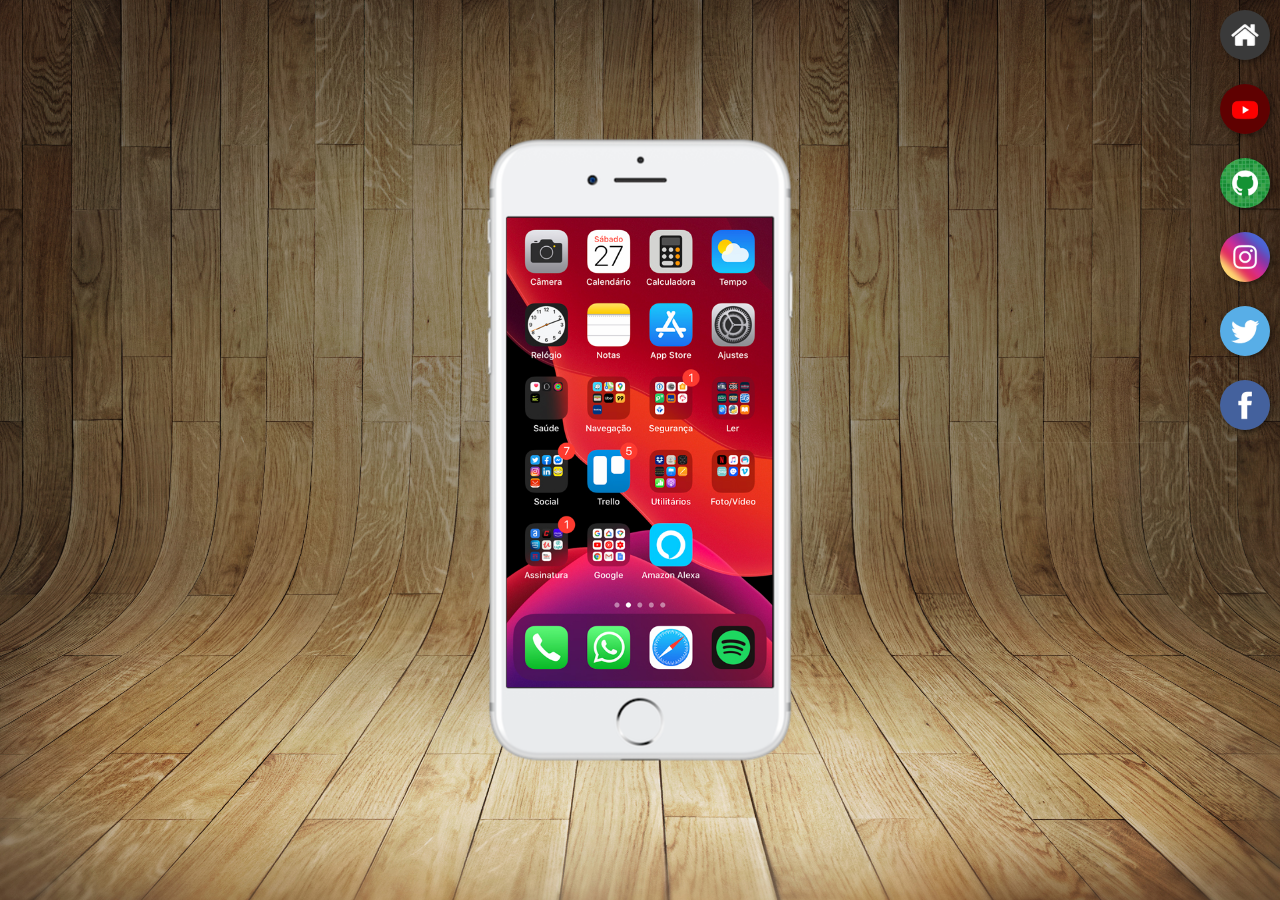
<file: index.html>
<!DOCTYPE html>
<html lang="pt-br">
<head>
    <meta charset="UTF-8">
    <meta name="viewport" content="width=device-width, initial-scale=1.0">
    <link rel="shortcut icon" href="favicon.ico" type="image/x-icon">
    <link rel="stylesheet" href="estilos/style.css">
    <title>Projeto Redes Sociais</title>
</head>
<body>
    <main>
        <section id="telefone">
            <iframe src="home.html" name="tela" id="tela" frameborder="0">
                Seu navegador não é compatível com isso.
            </iframe>
        </section>
        <section id="redes-sociais">
            <a href="home.html" target="tela"><img src="imagens/logo-home.jpg" alt="Home"></a><br>                              
            <a href="youtube.html" target="tela"><img src="imagens/logo-youtube.jpg" alt="Youtube"></a><br>
            <a href="github.html" target="tela"><img src="imagens/logo-github.jpg" alt="GitHub"></a><br>
            <a href="instagram.html" target="tela"><img src="imagens/logo-instagram.jpg" alt="Instagram"></a><br>
            <a href="twitter.html" target="tela"><img src="imagens/logo-twitter.jpg" alt="Twitter"></a><br>
            <a href="facebook.html" target="tela"><img src="imagens/logo-facebook.jpg" alt="Facebook"></a><br>
        </section>
    </main>
</body>
</html>
</file>
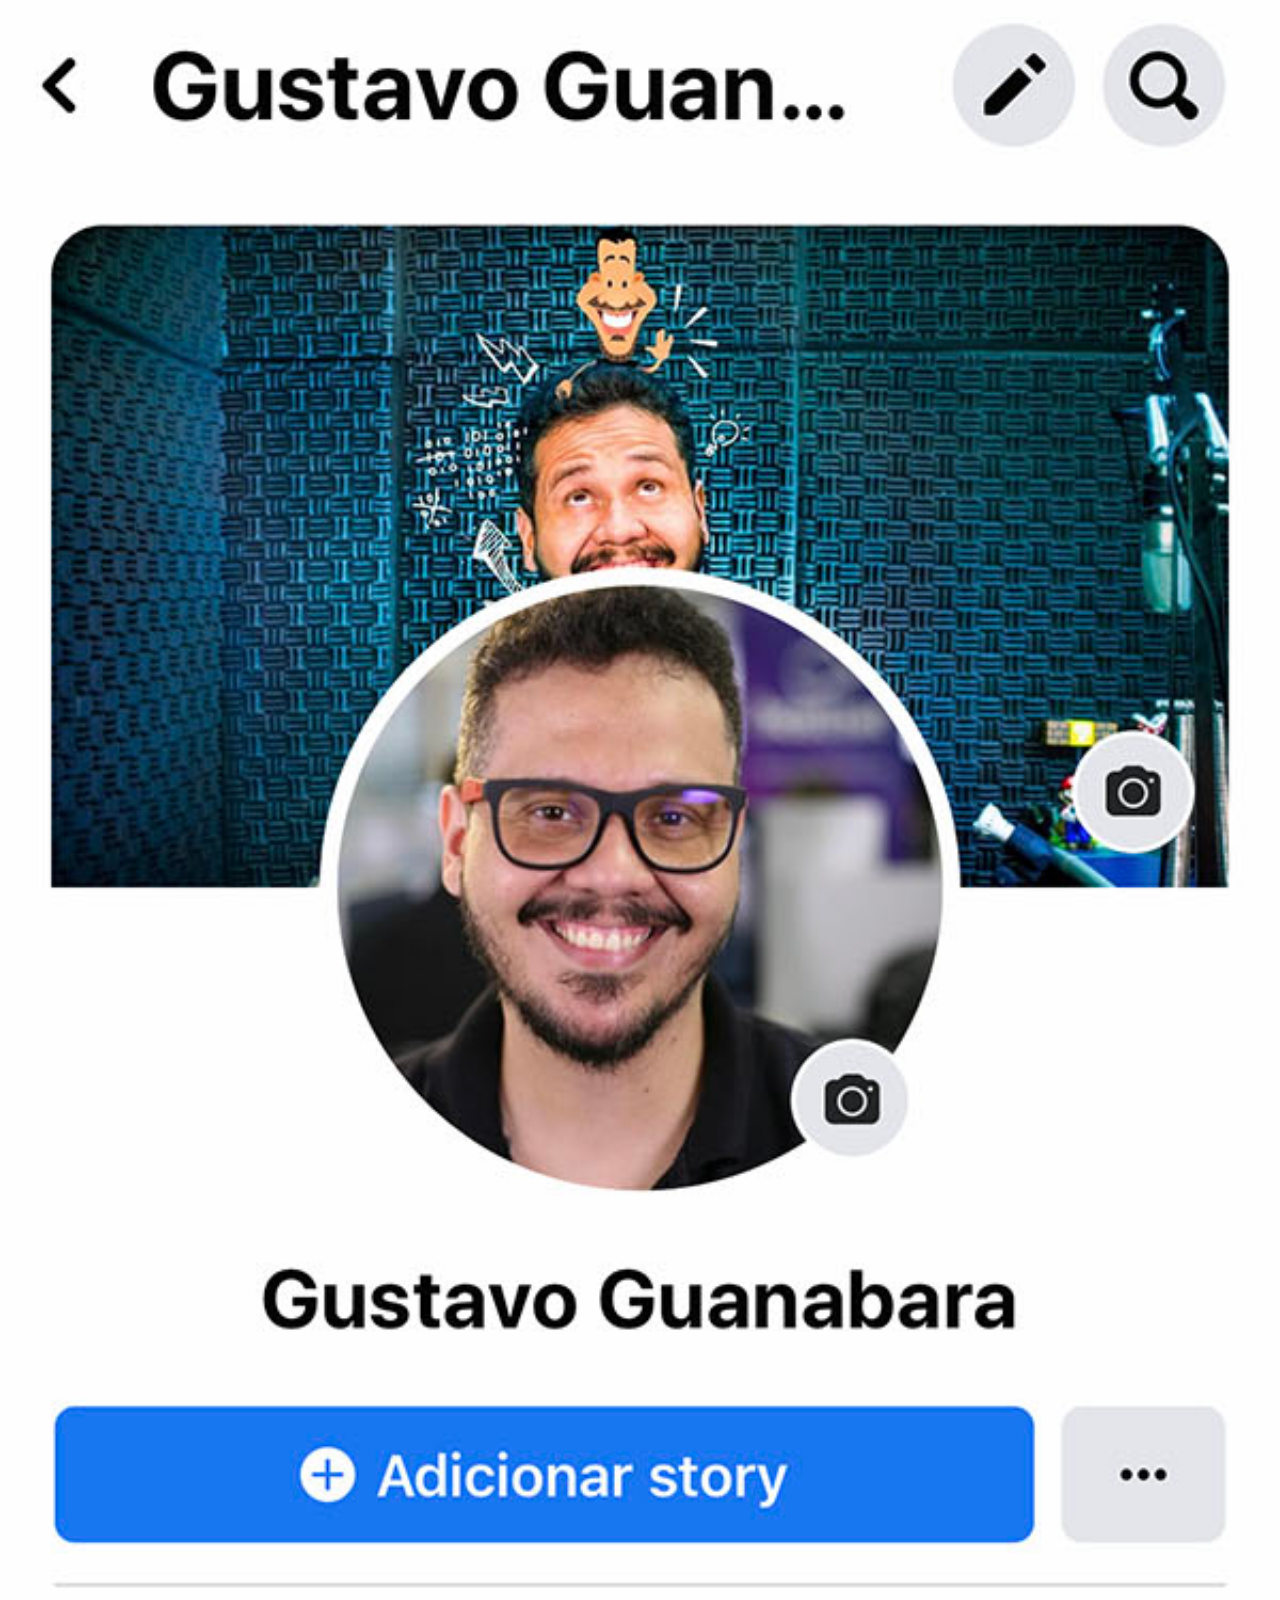
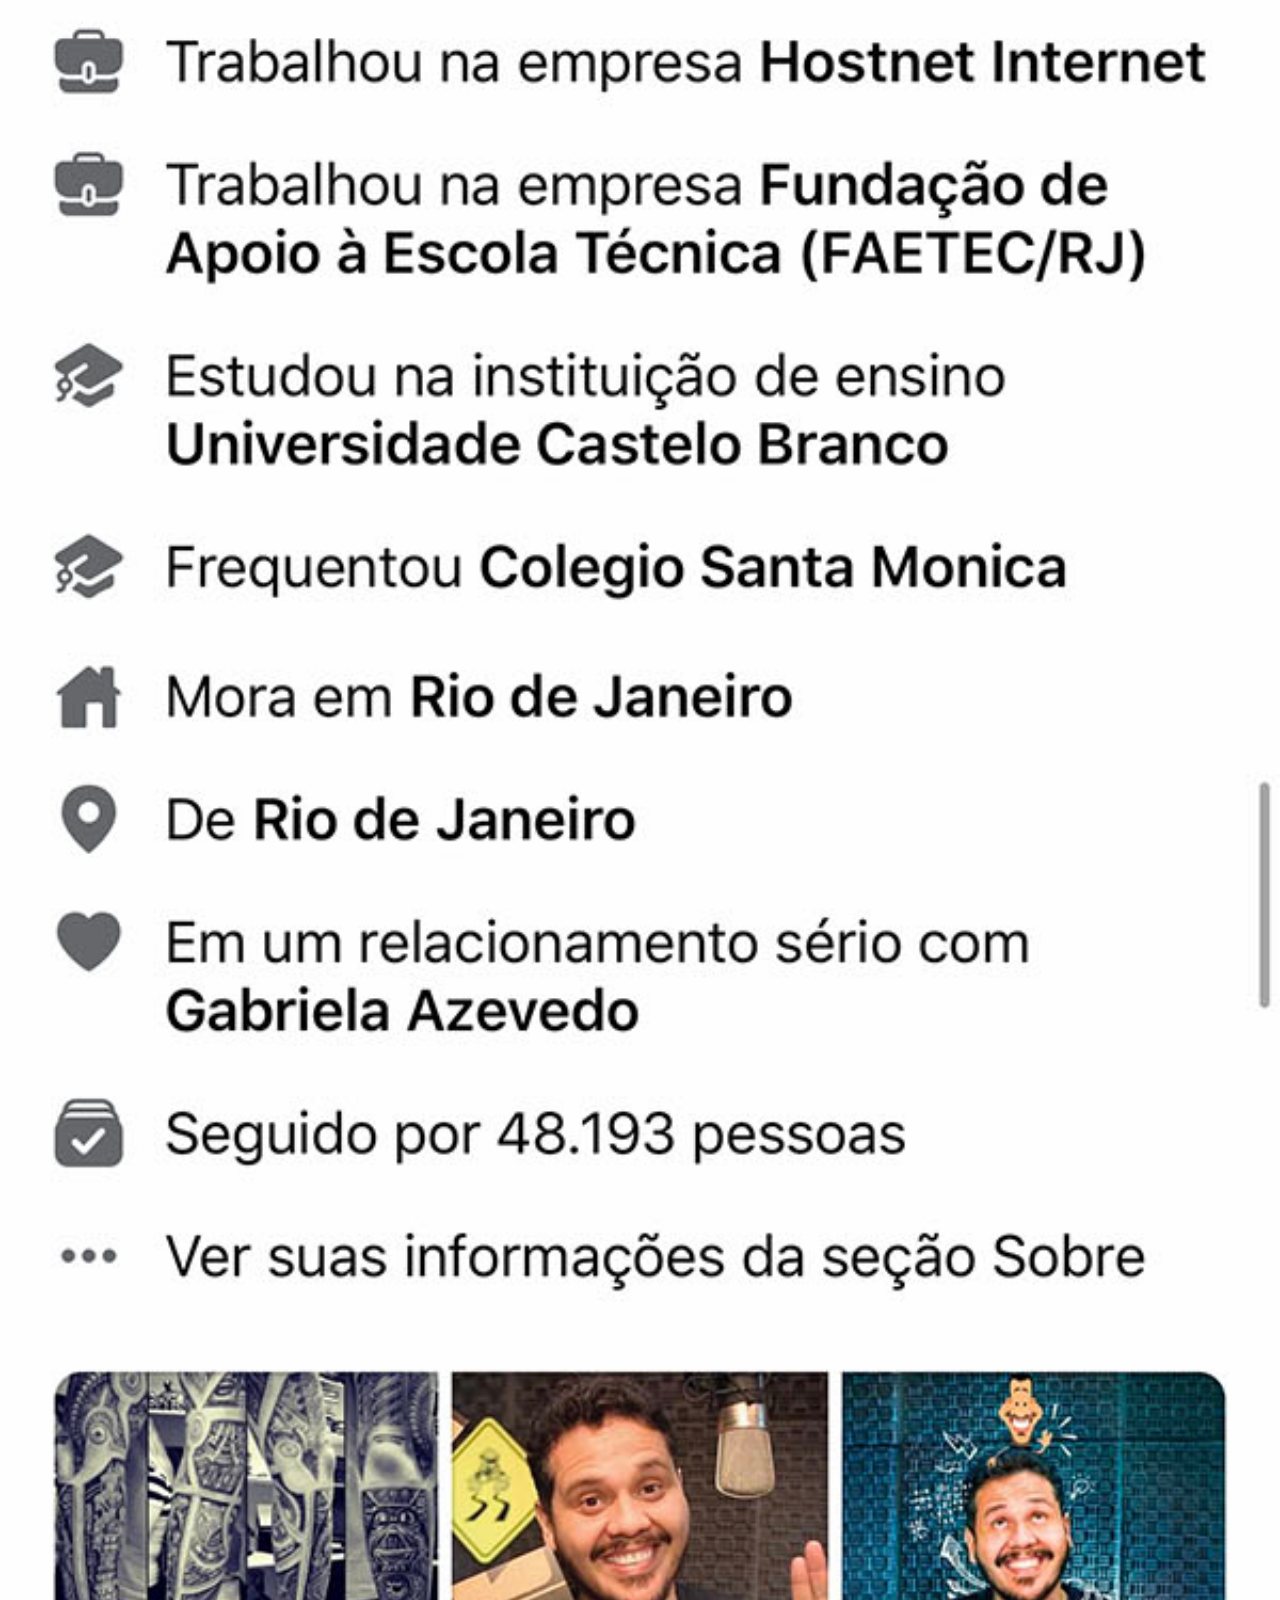
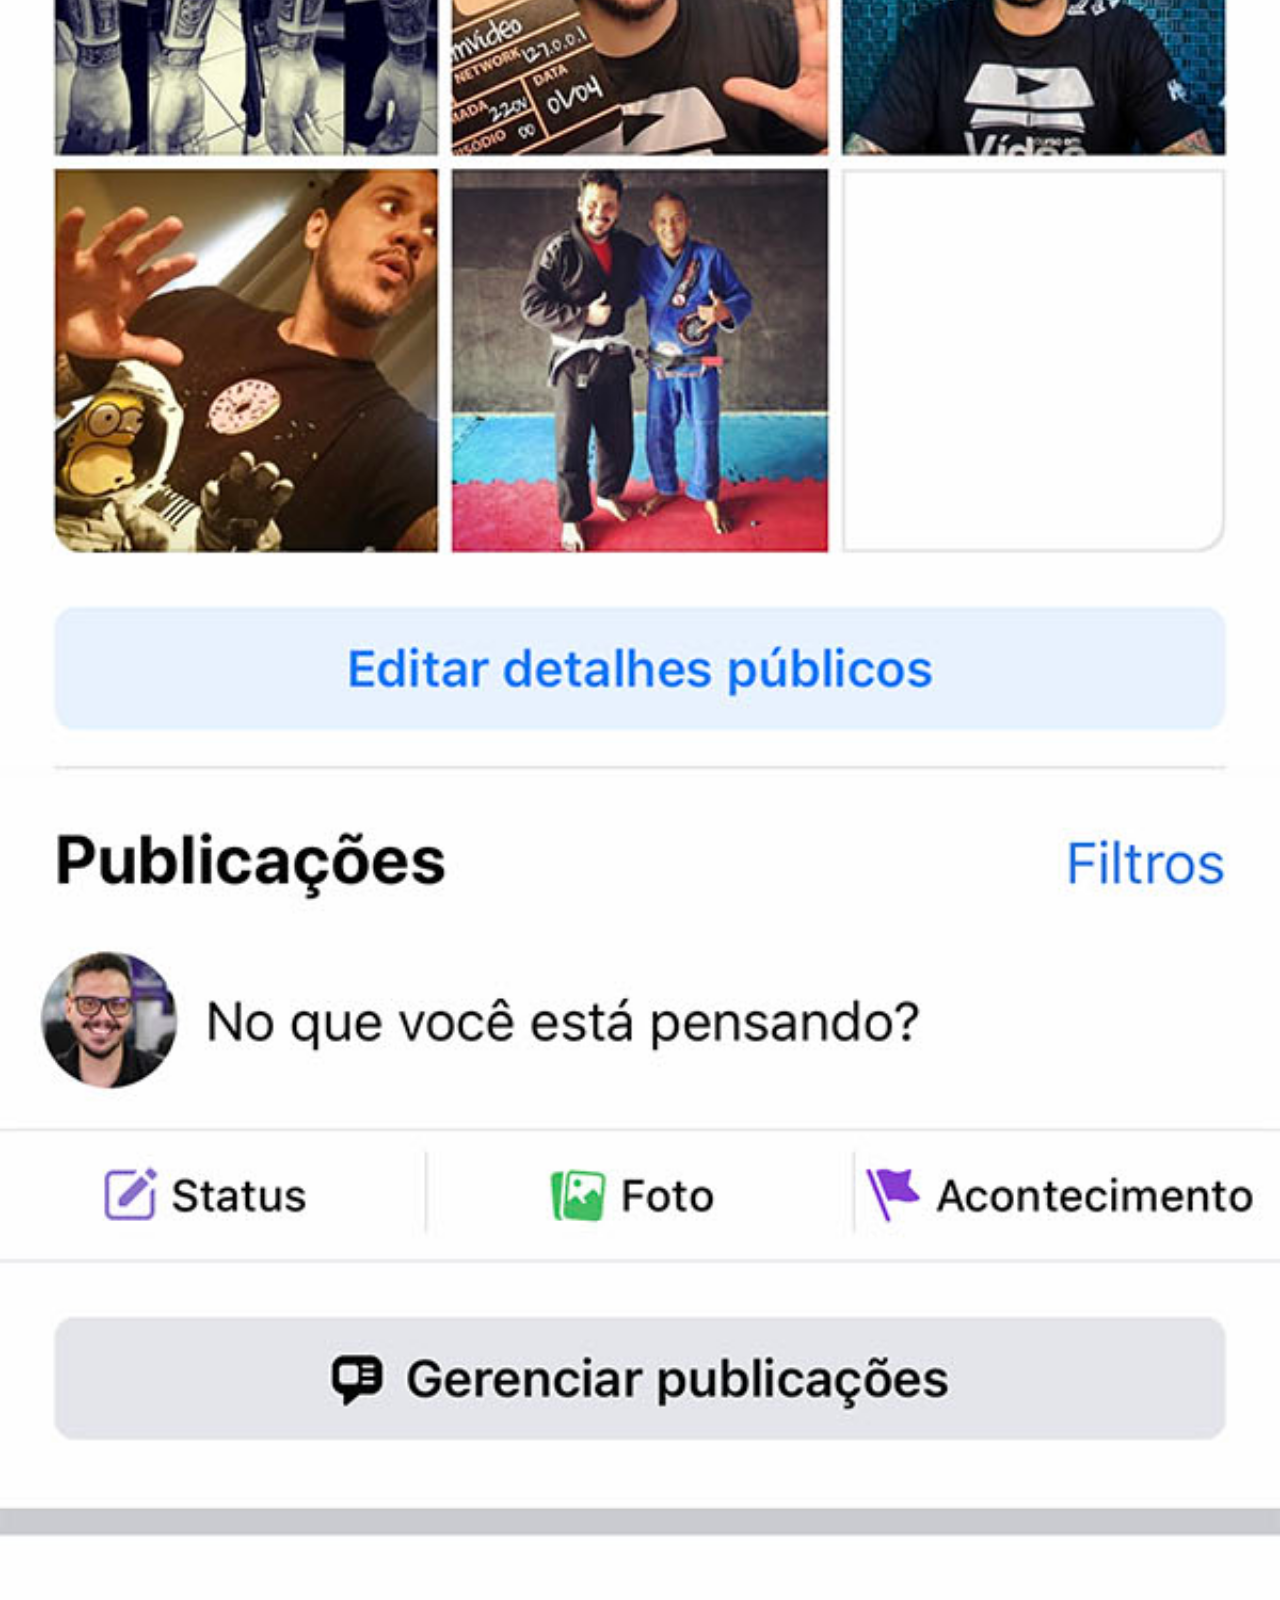
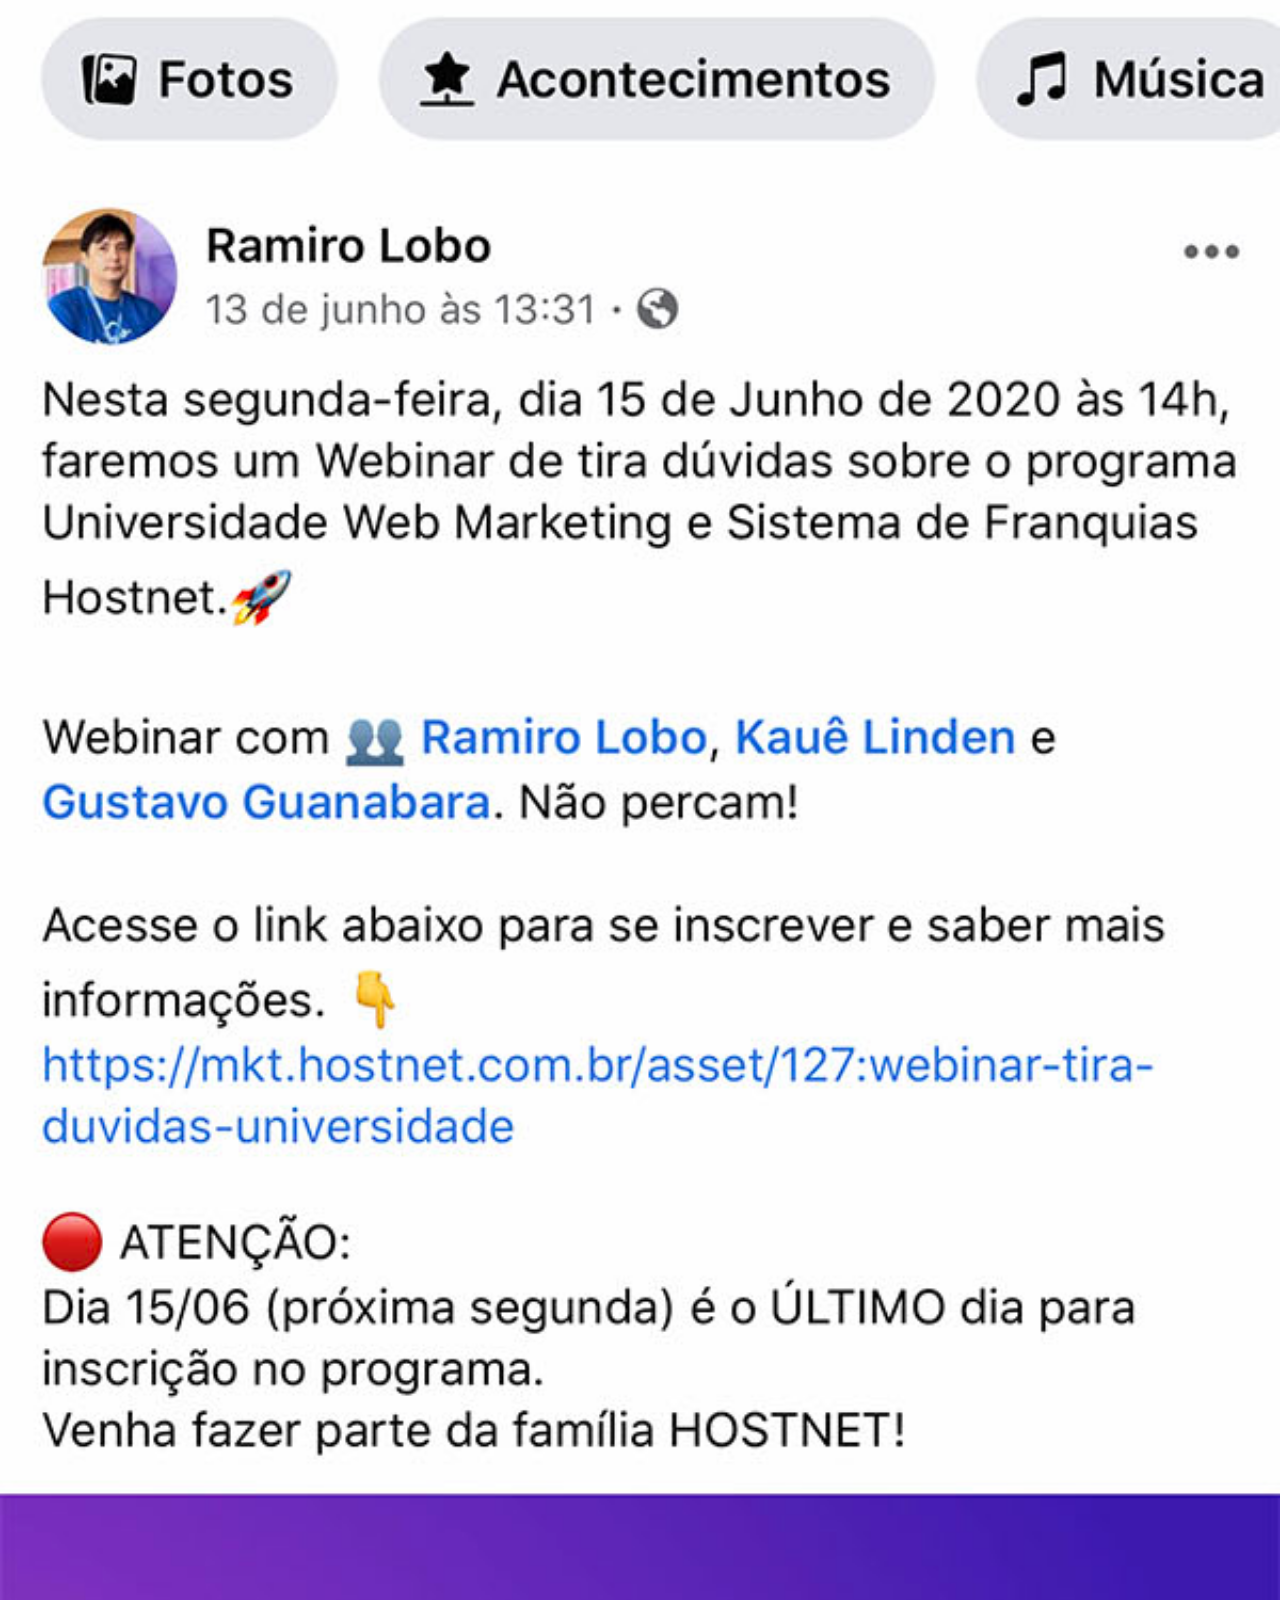
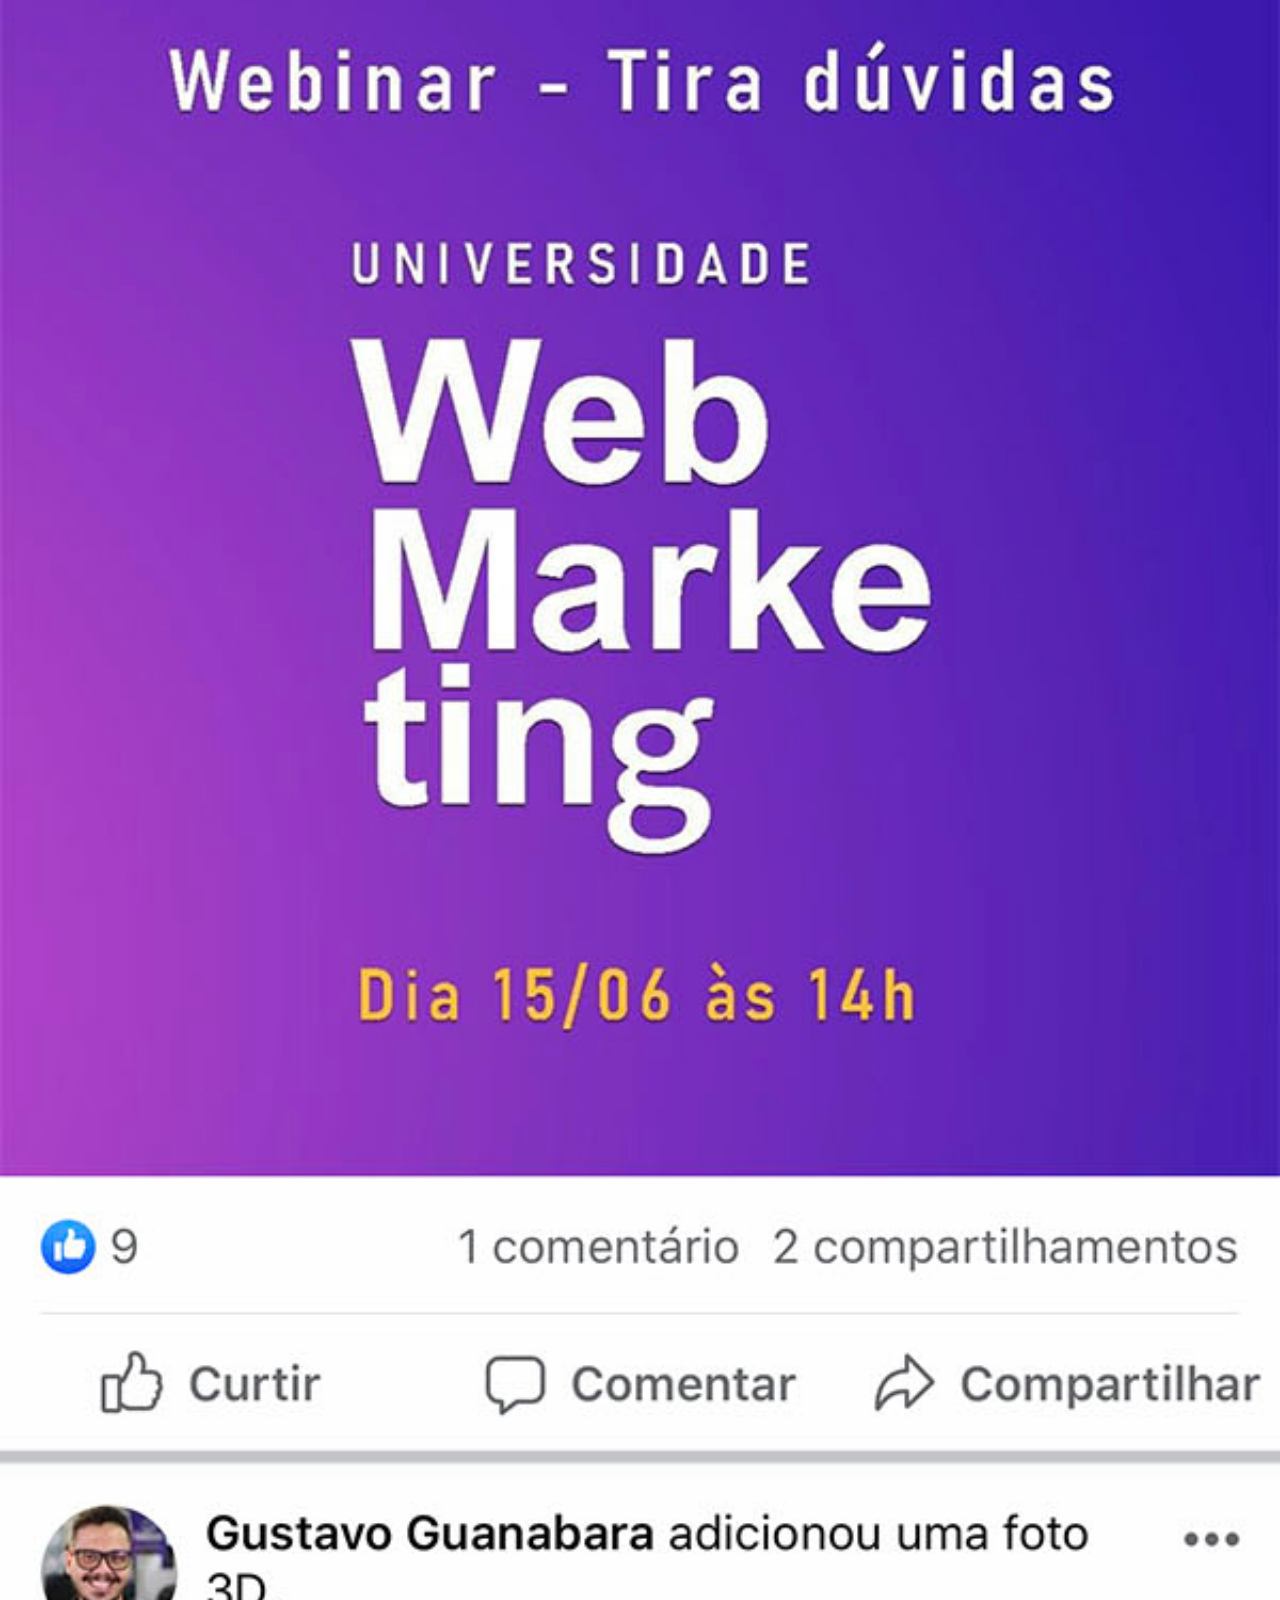
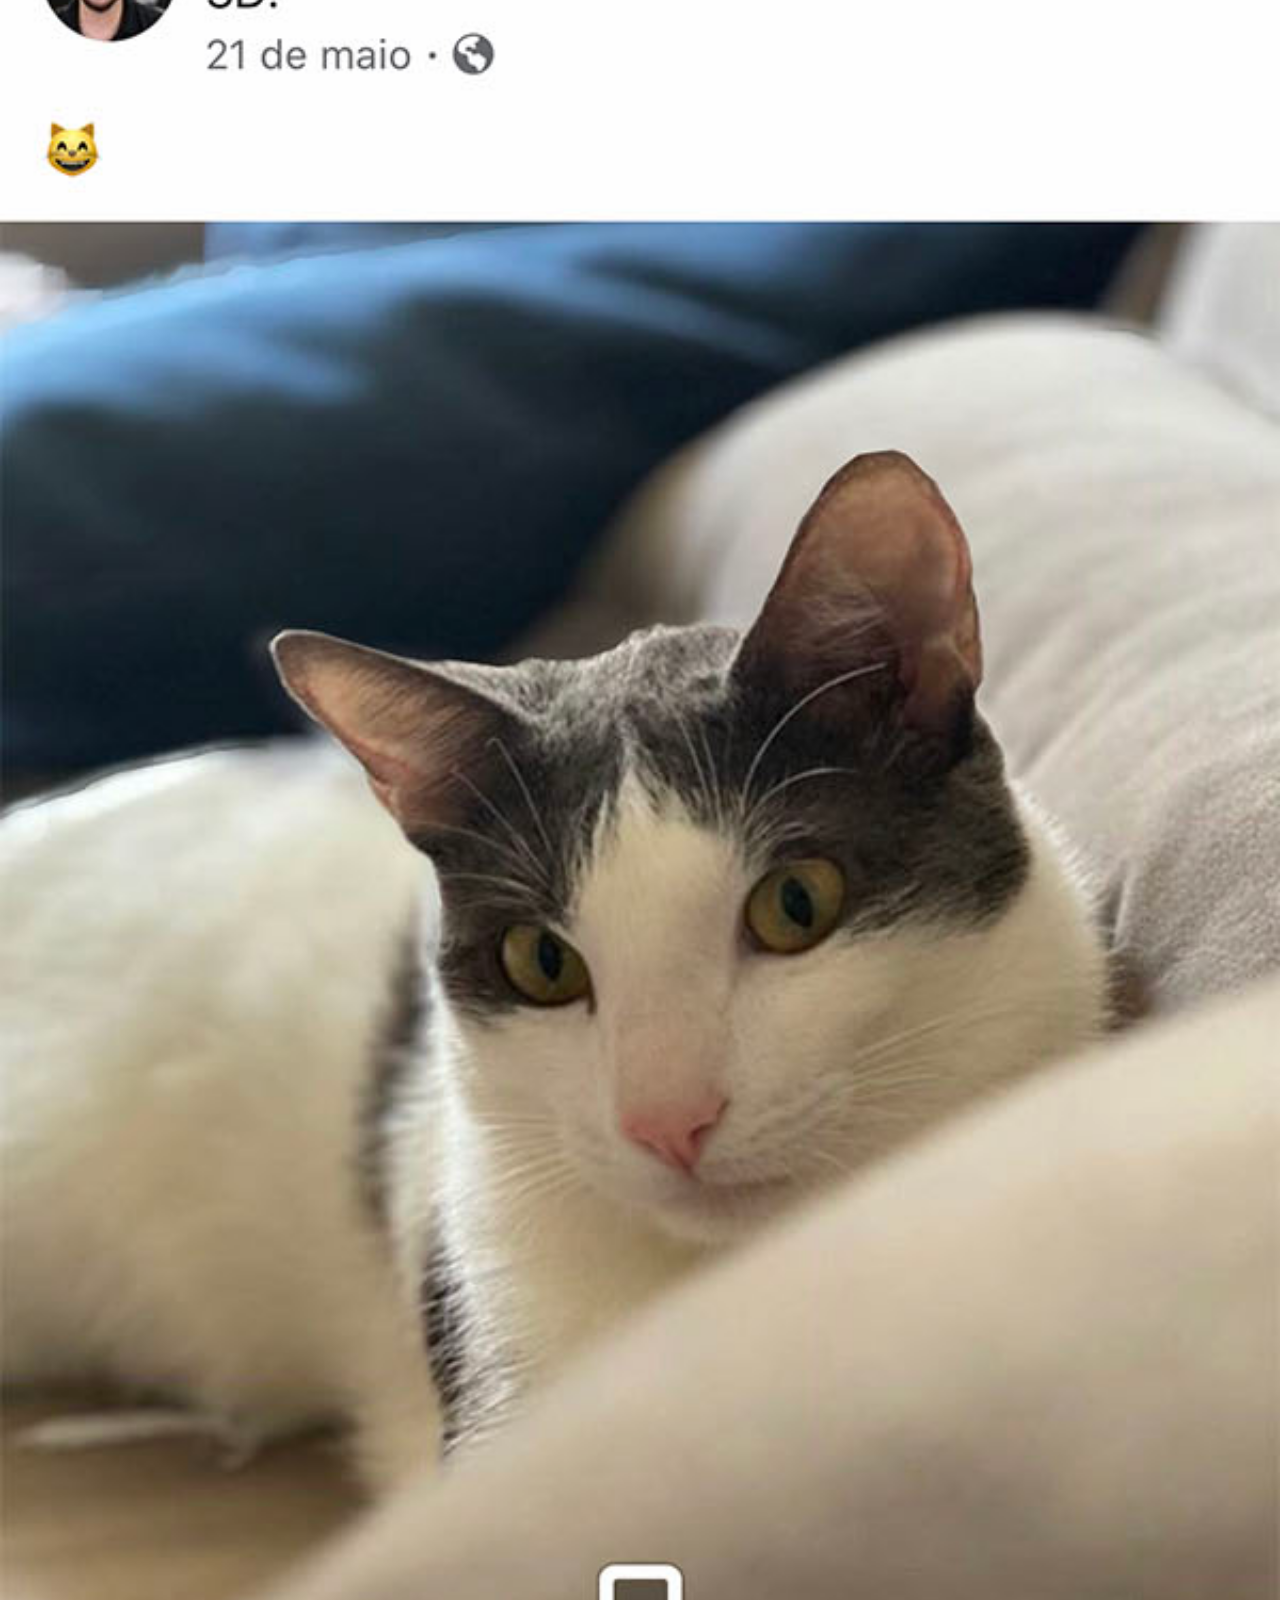
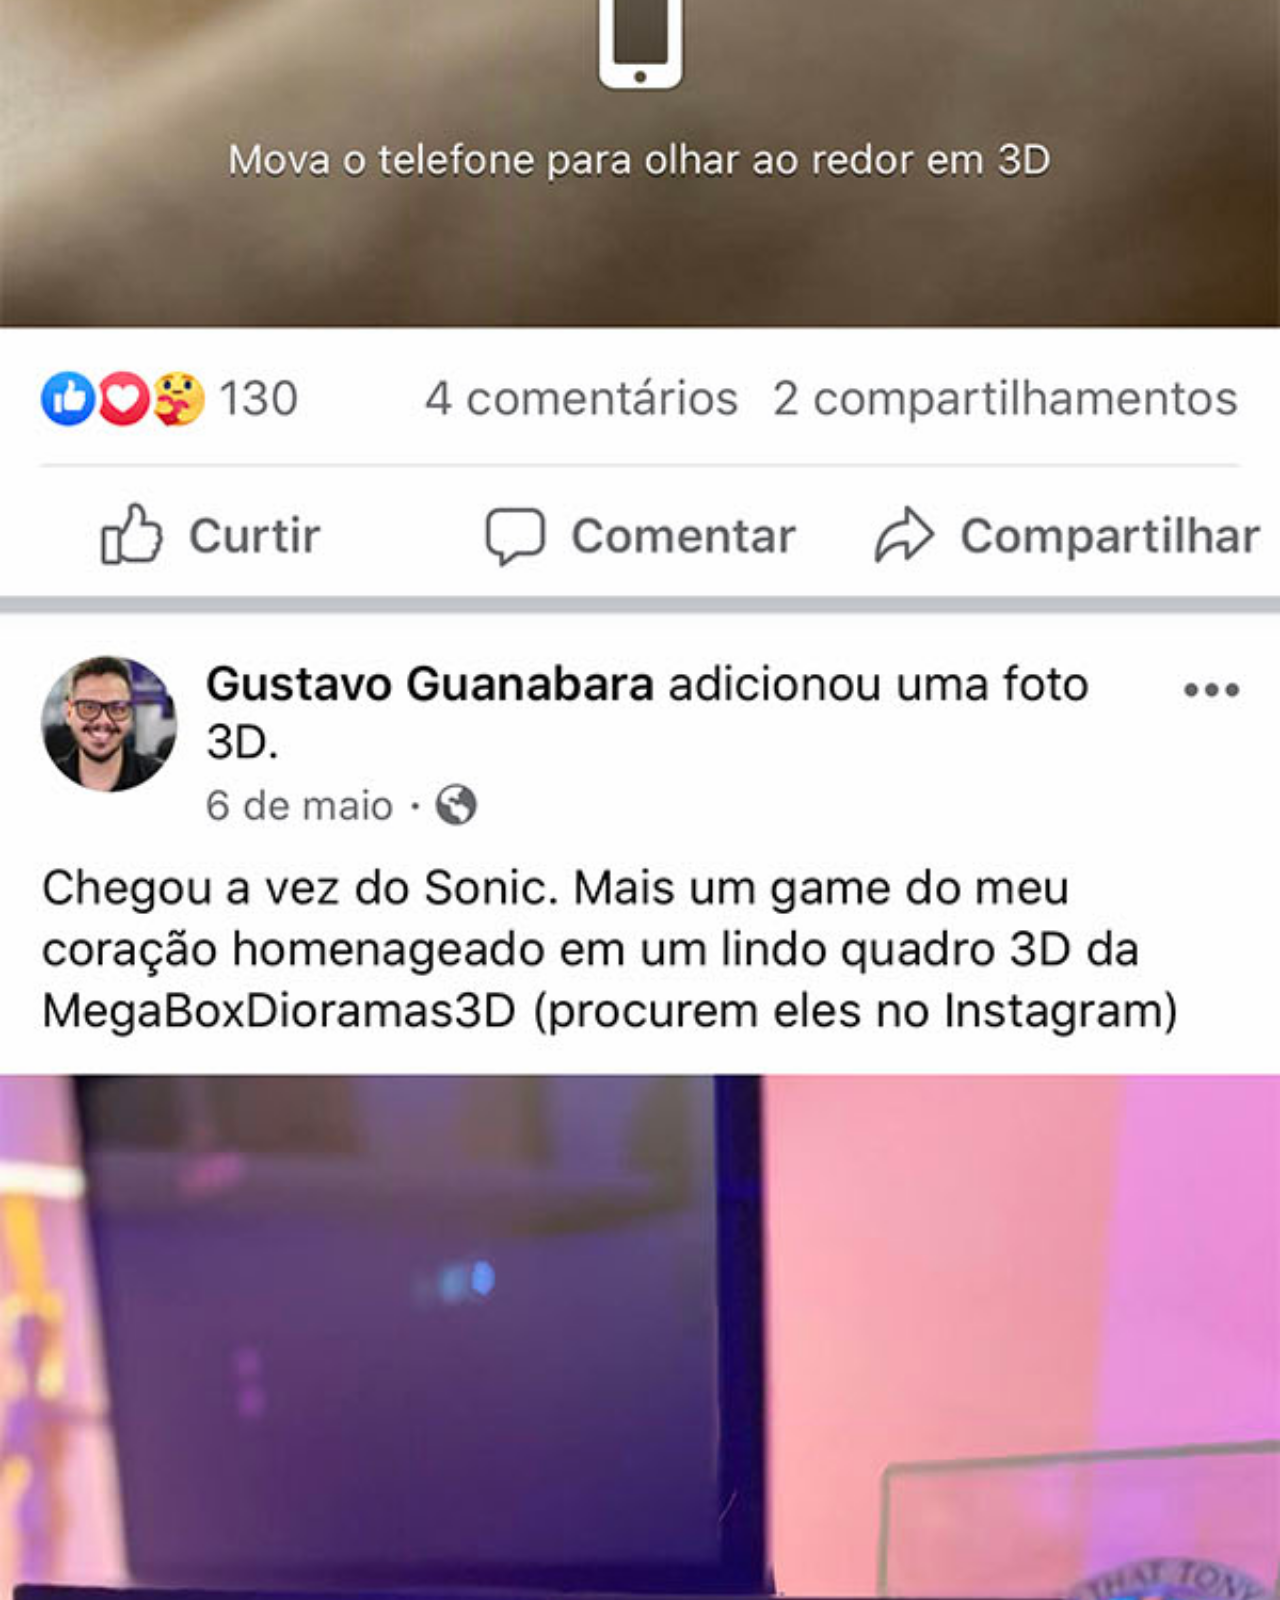
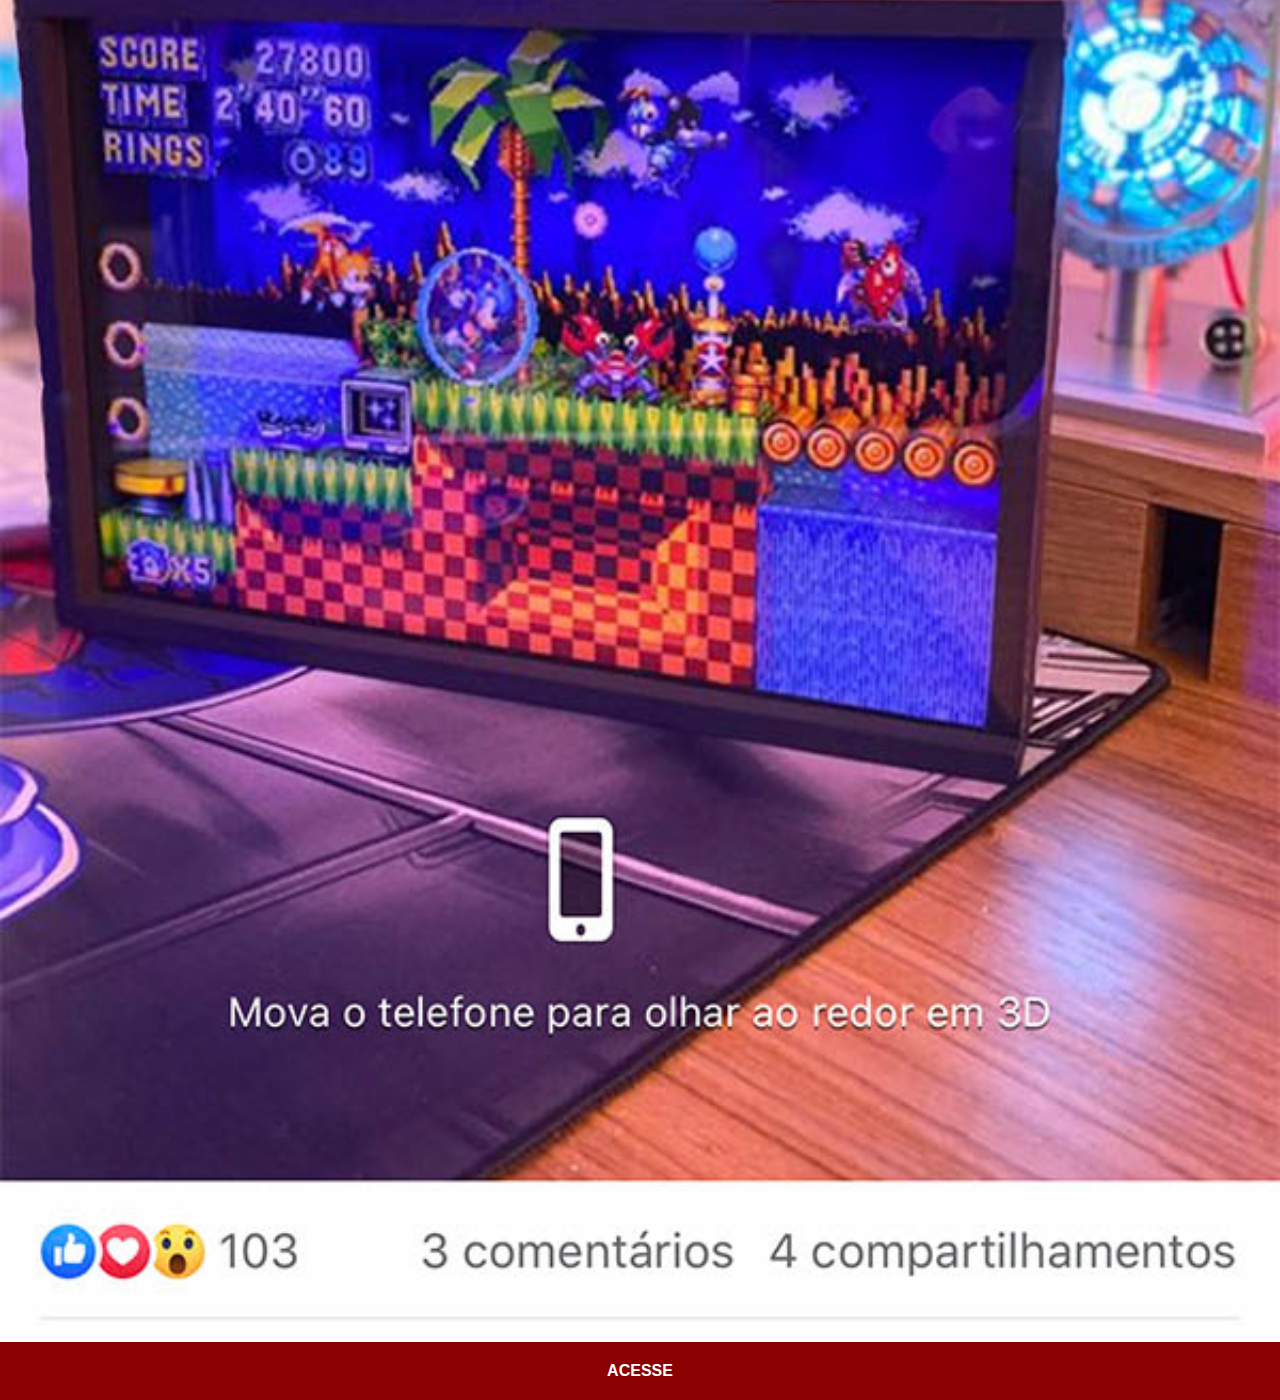
<file: facebook.html>
<!DOCTYPE html>
<html lang="pt-br">
<head>
    <meta charset="UTF-8">
    <meta name="viewport" content="width=device-width, initial-scale=1.0">
    <link rel="stylesheet" href="estilos/social.css">
    <title>Facebook</title>
</head>
<body>
    <img src="imagens/tela-facebook.jpg" alt="Facebook">
    <a href="https://www.facebook.com/gustavoguanabara/?locale=pt_BR" target="_blank">ACESSE</a>
</body>
</html>
</file>
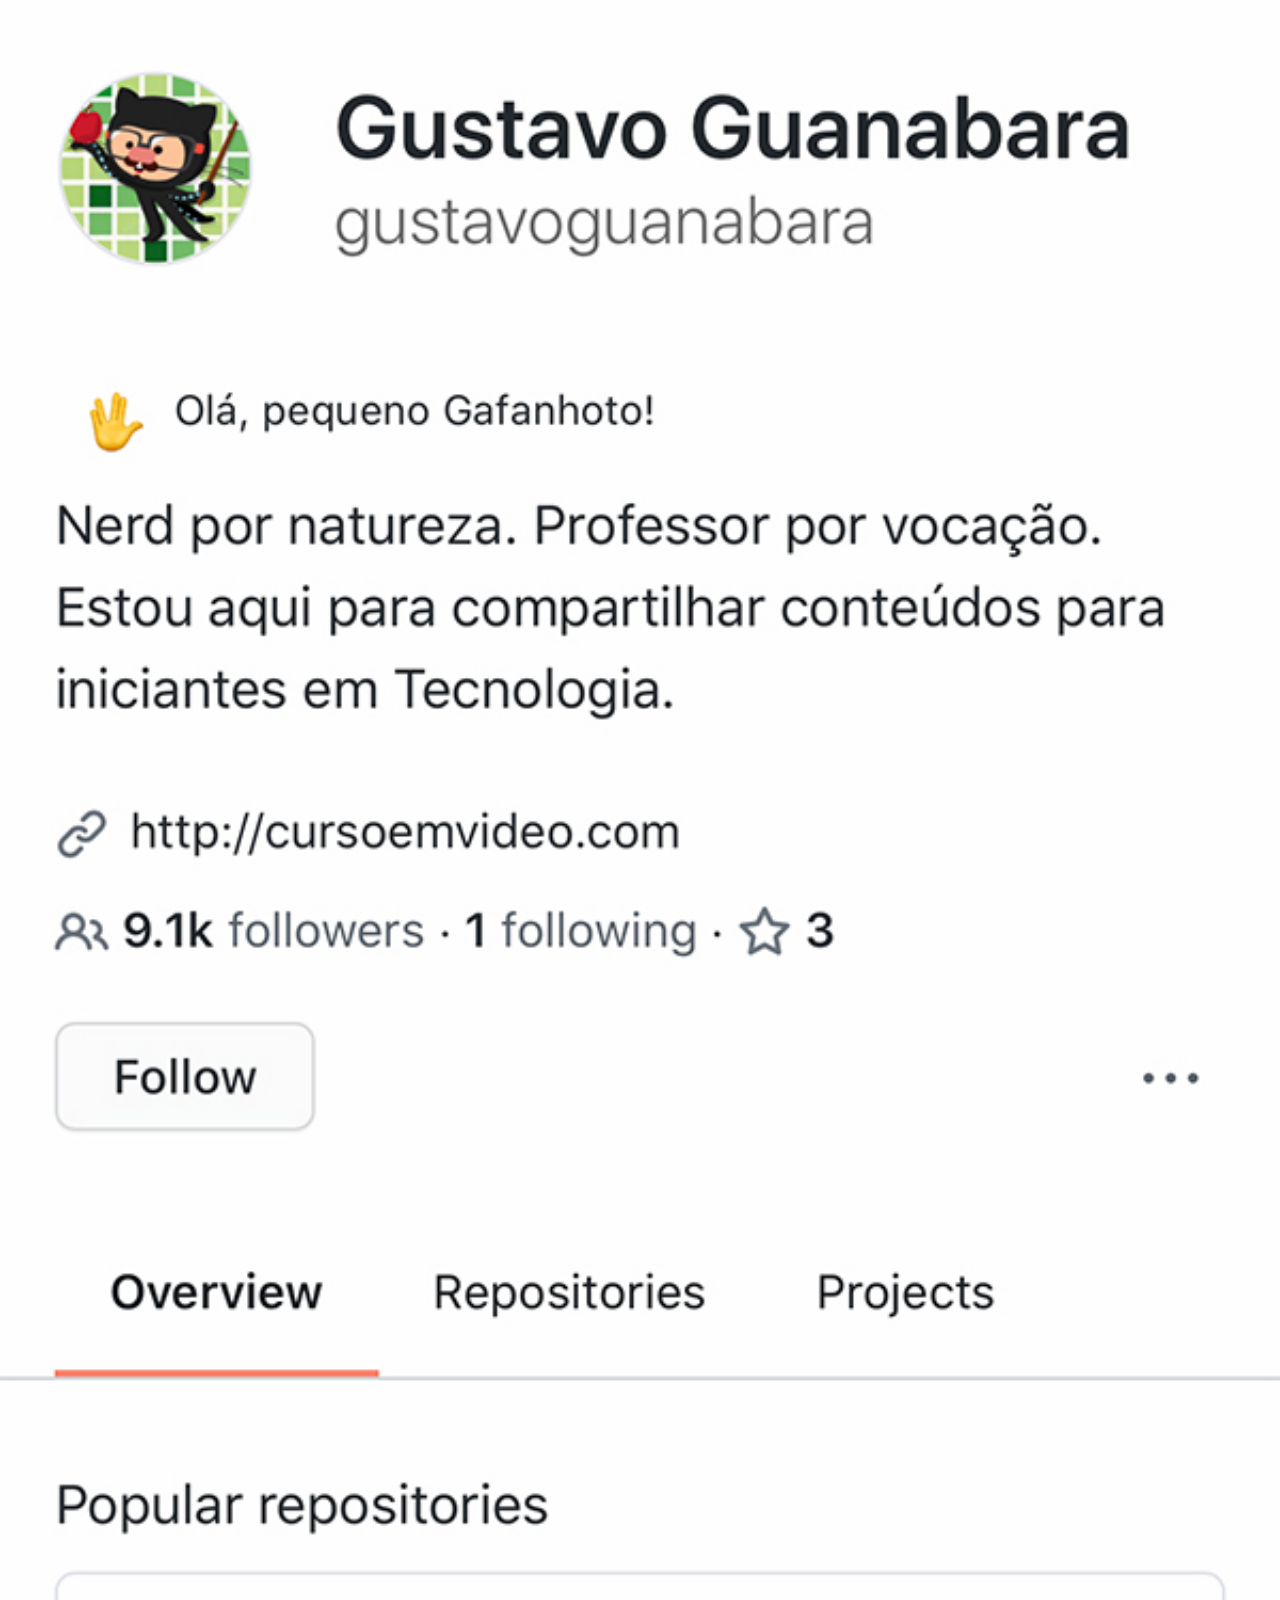
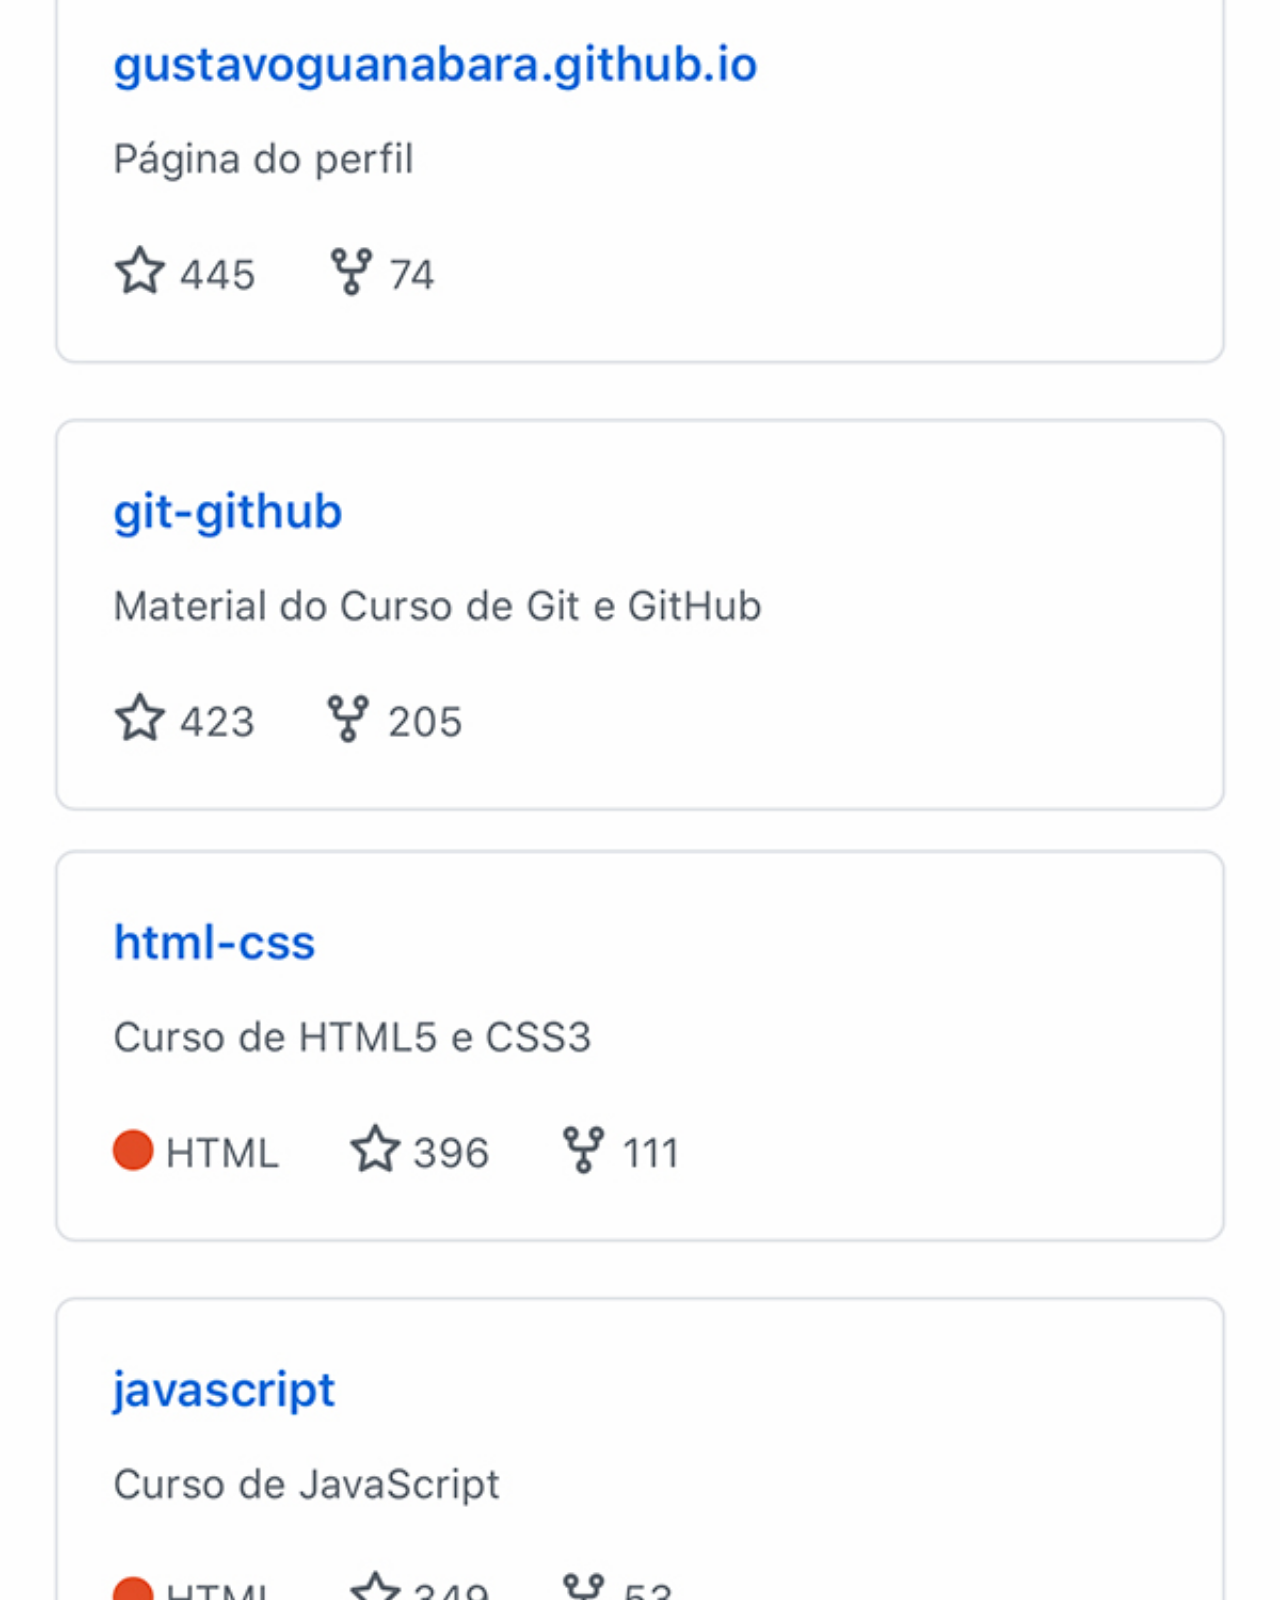
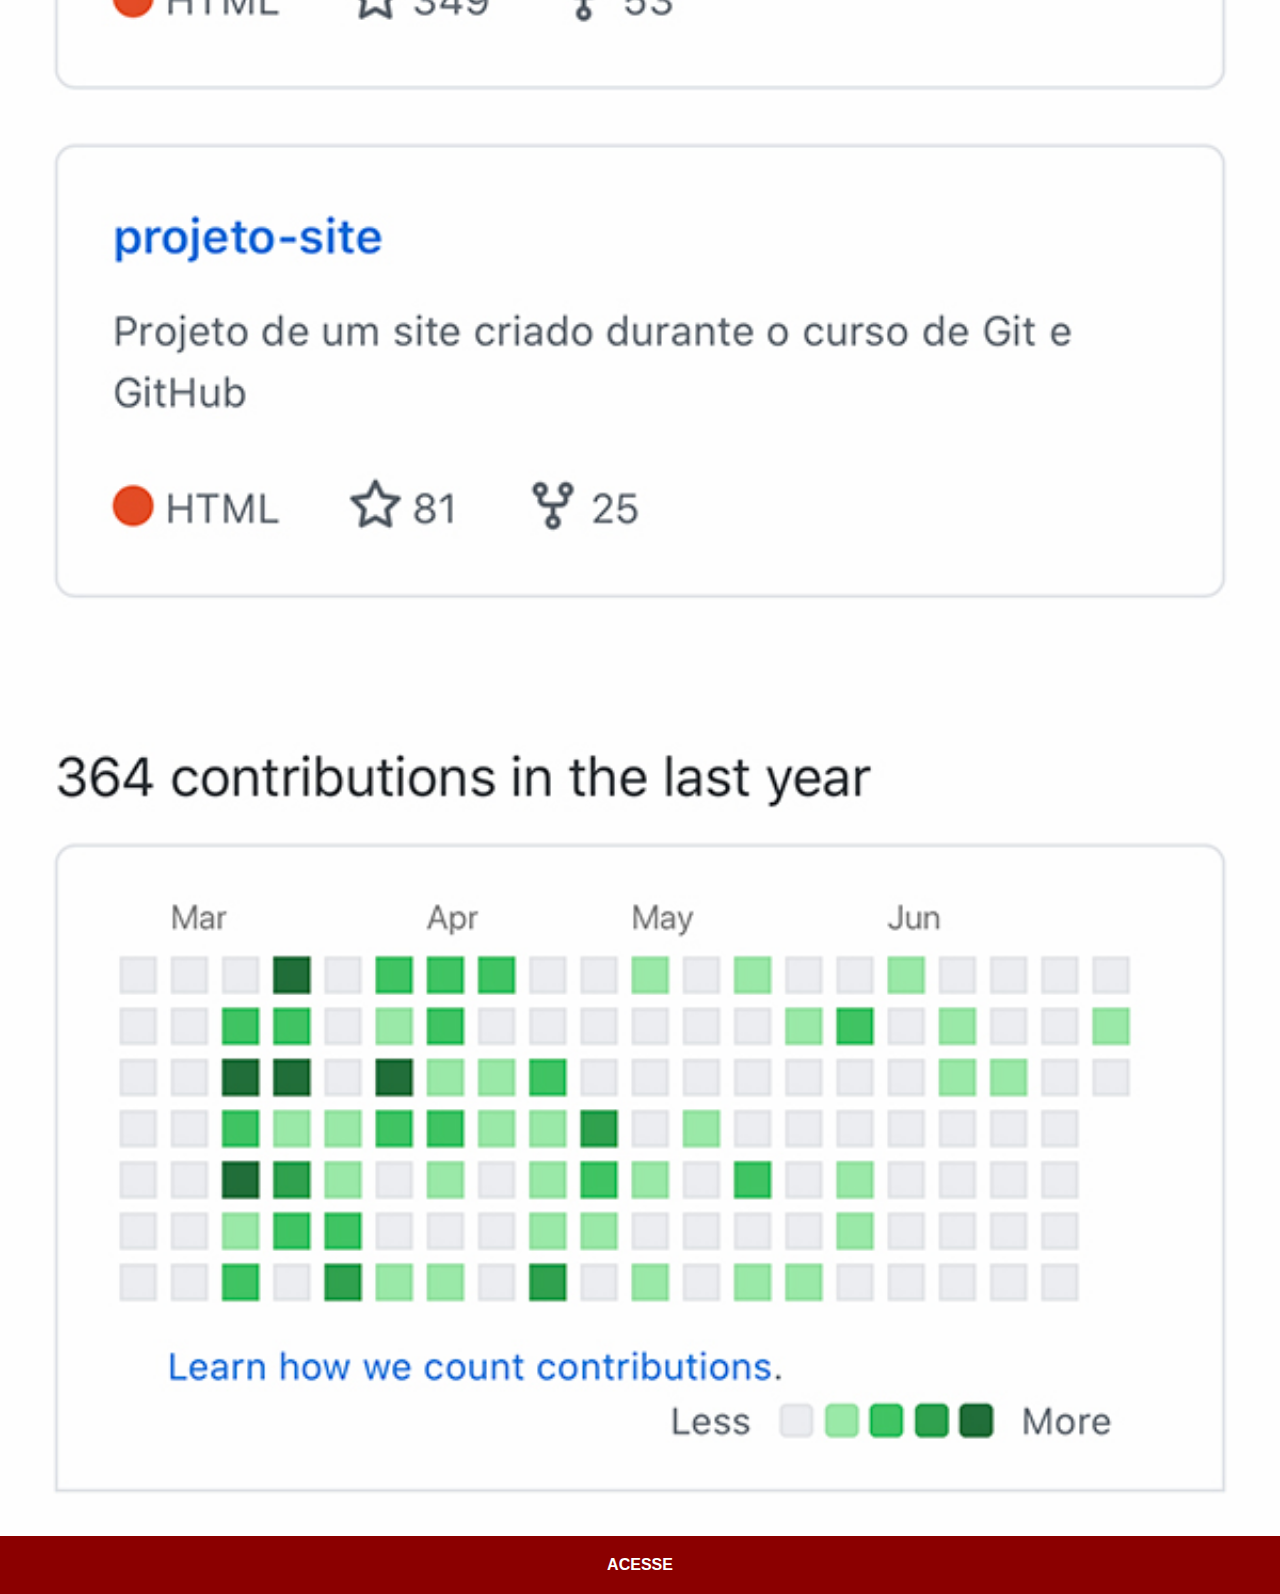
<file: github.html>
<!DOCTYPE html>
<html lang="pt-br">
<head>
    <meta charset="UTF-8">
    <meta name="viewport" content="width=device-width, initial-scale=1.0">
    <link rel="stylesheet" href="estilos/social.css">
    <title>GitHub</title>
</head>
<body>
    <img src="imagens/tela-github.jpg" alt="GitHub">
    <a href="https://github.com/gustavoguanabara" target="_blank">ACESSE</a>
</body>
</html>
</file>
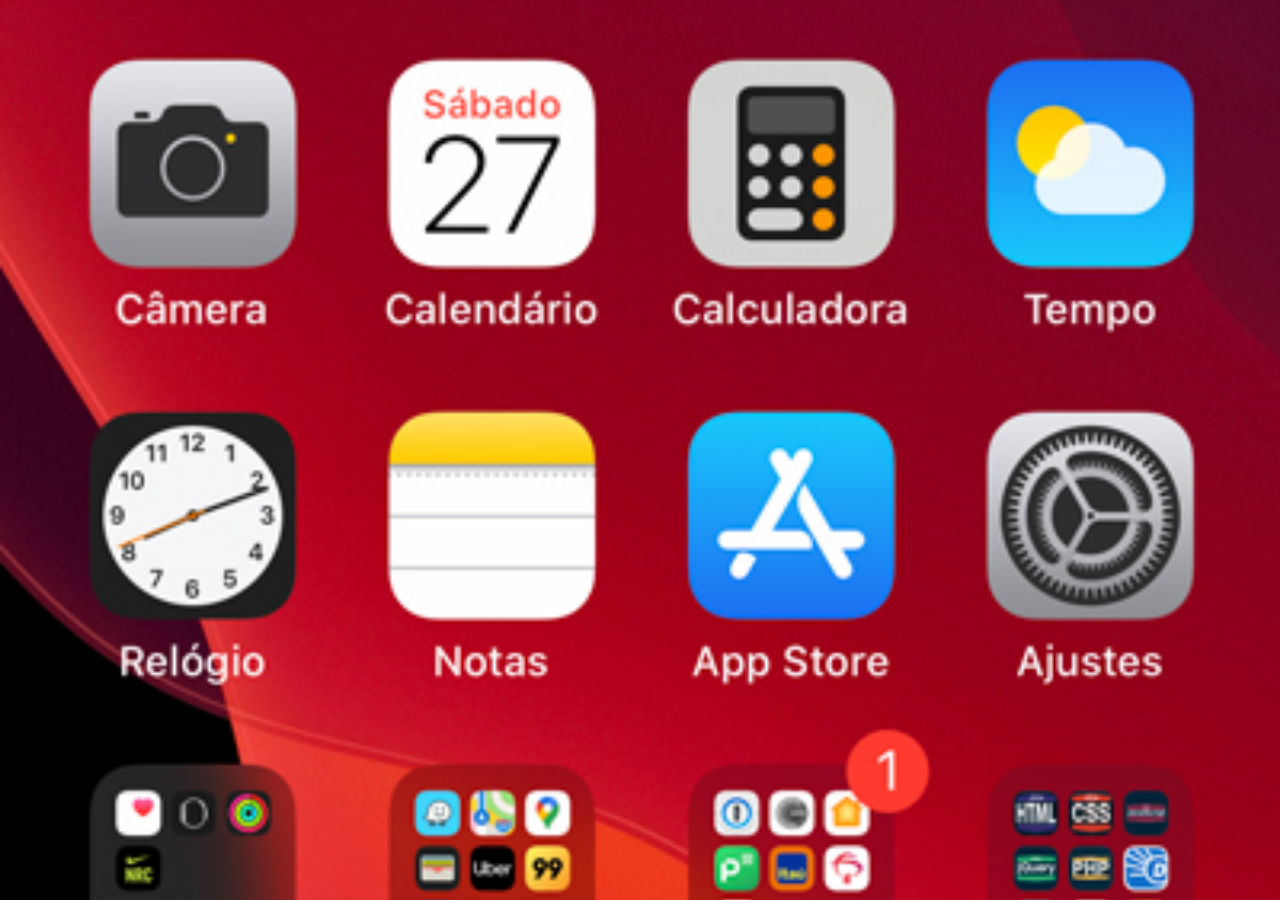
<file: home.html>
<!DOCTYPE html>
<html lang="pt-br">
<head>
    <meta charset="UTF-8">
    <meta name="viewport" content="width=device-width, initial-scale=1.0">
    <title>Home</title>
    <style>
        *{
            margin: 0px;
            padding: 0px;
        }
        body{
            width: 100vw;
            height: 100vh;
            background: black url('imagens/tela-home.jpg') no-repeat top center;
            background-size: cover;
        }
    </style>
</head>
<body>
</body>
</html>
</file>
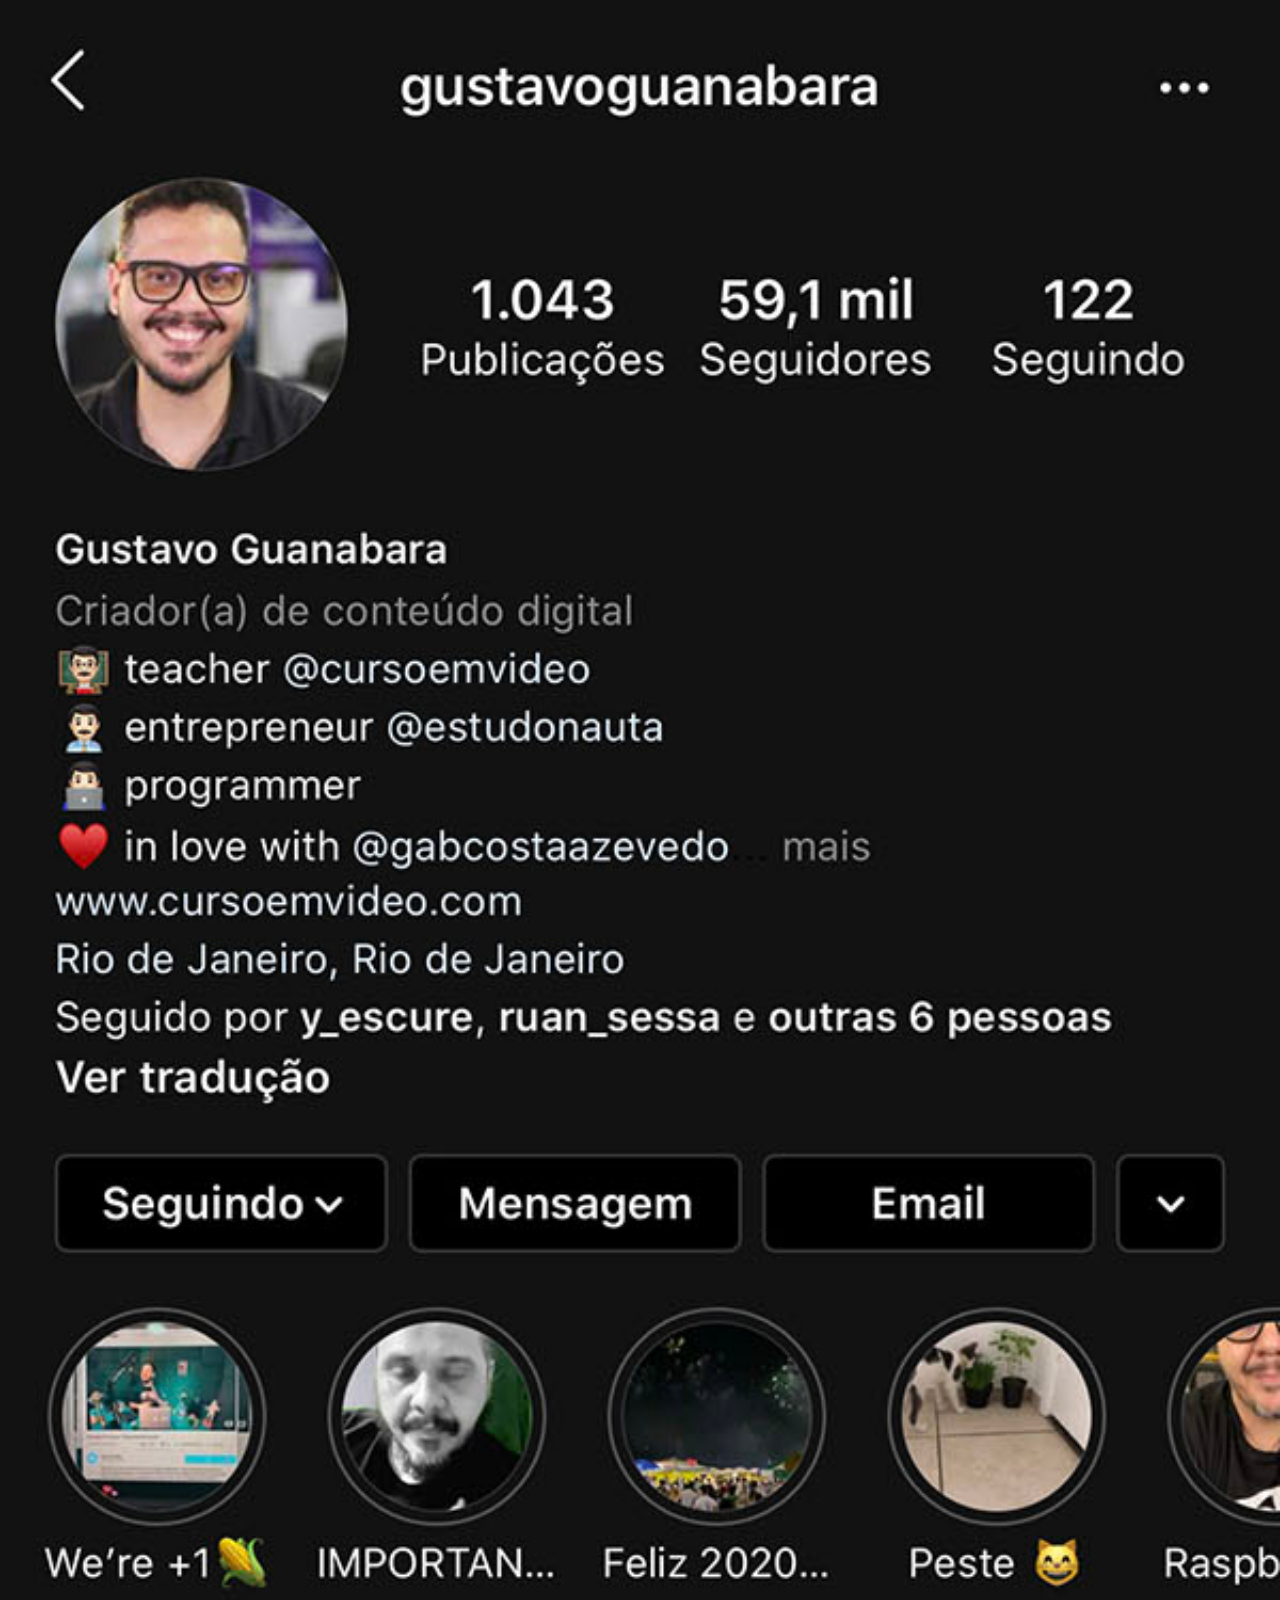
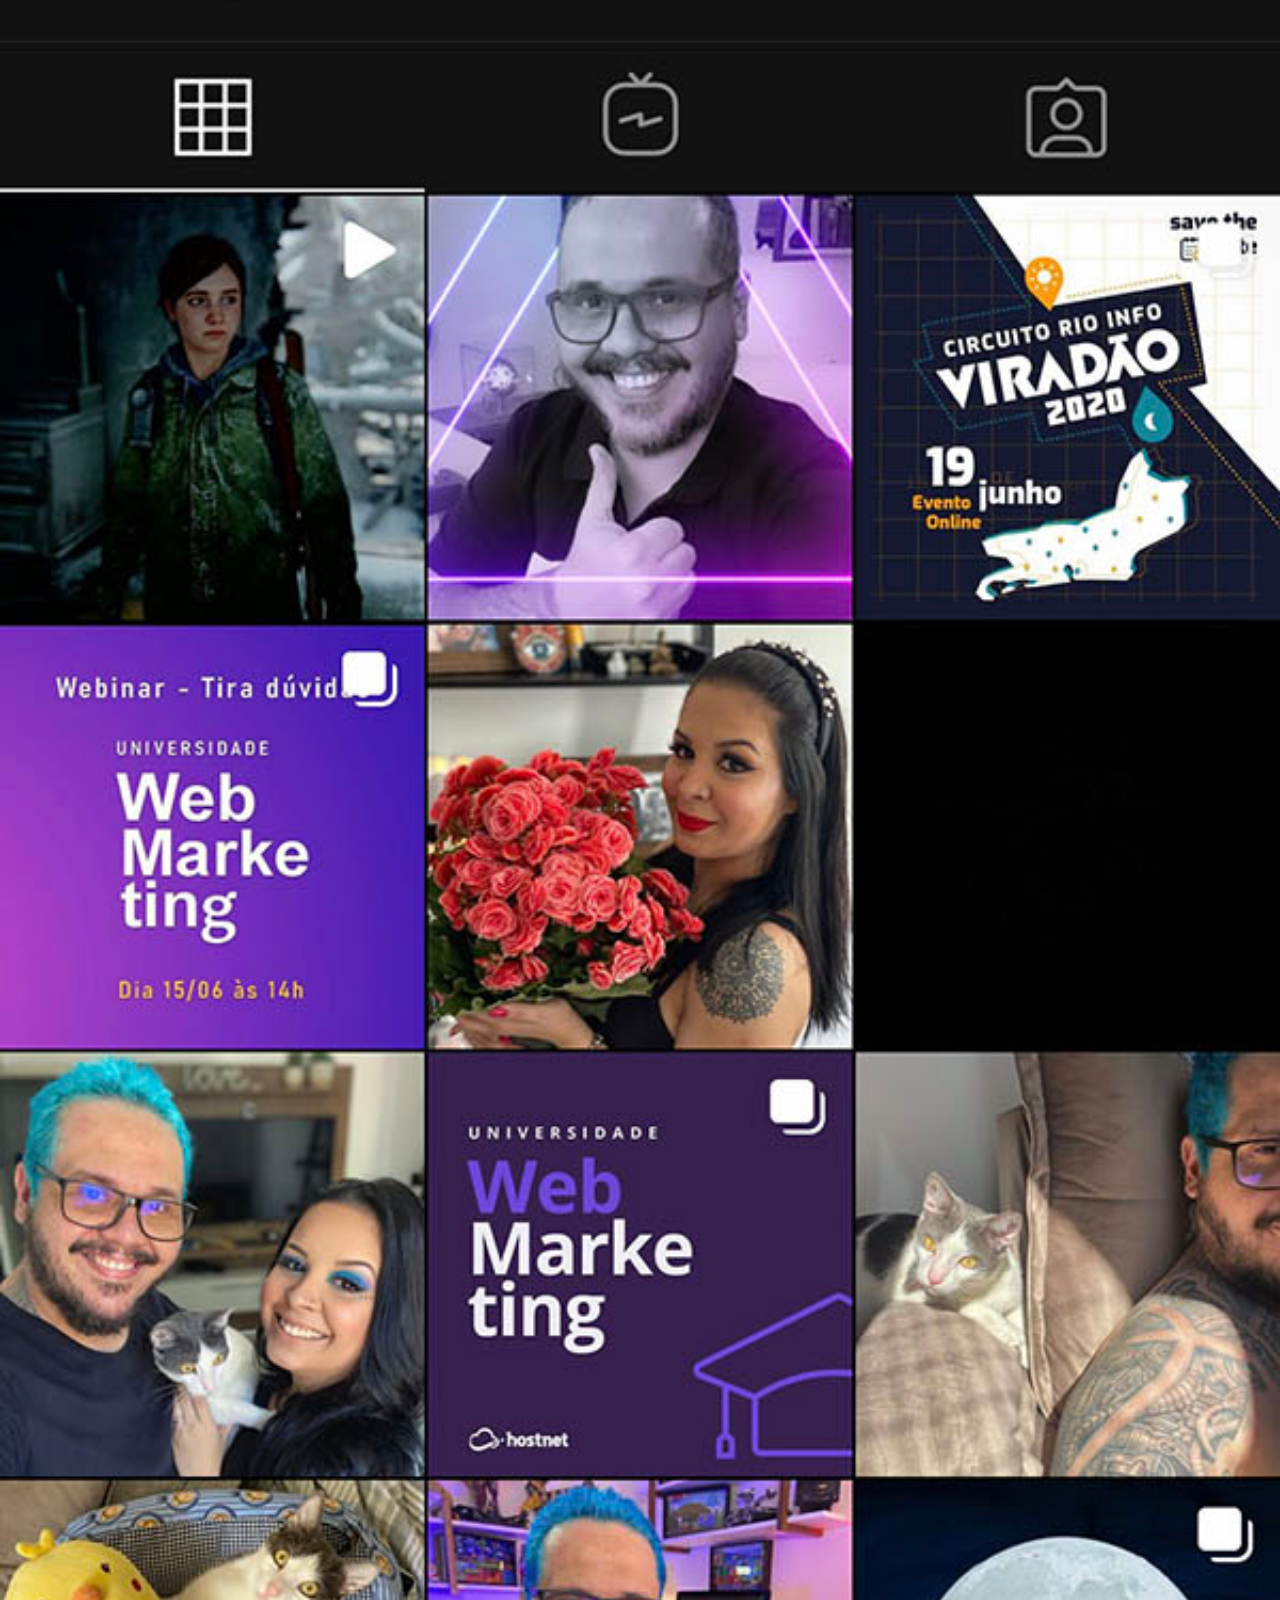
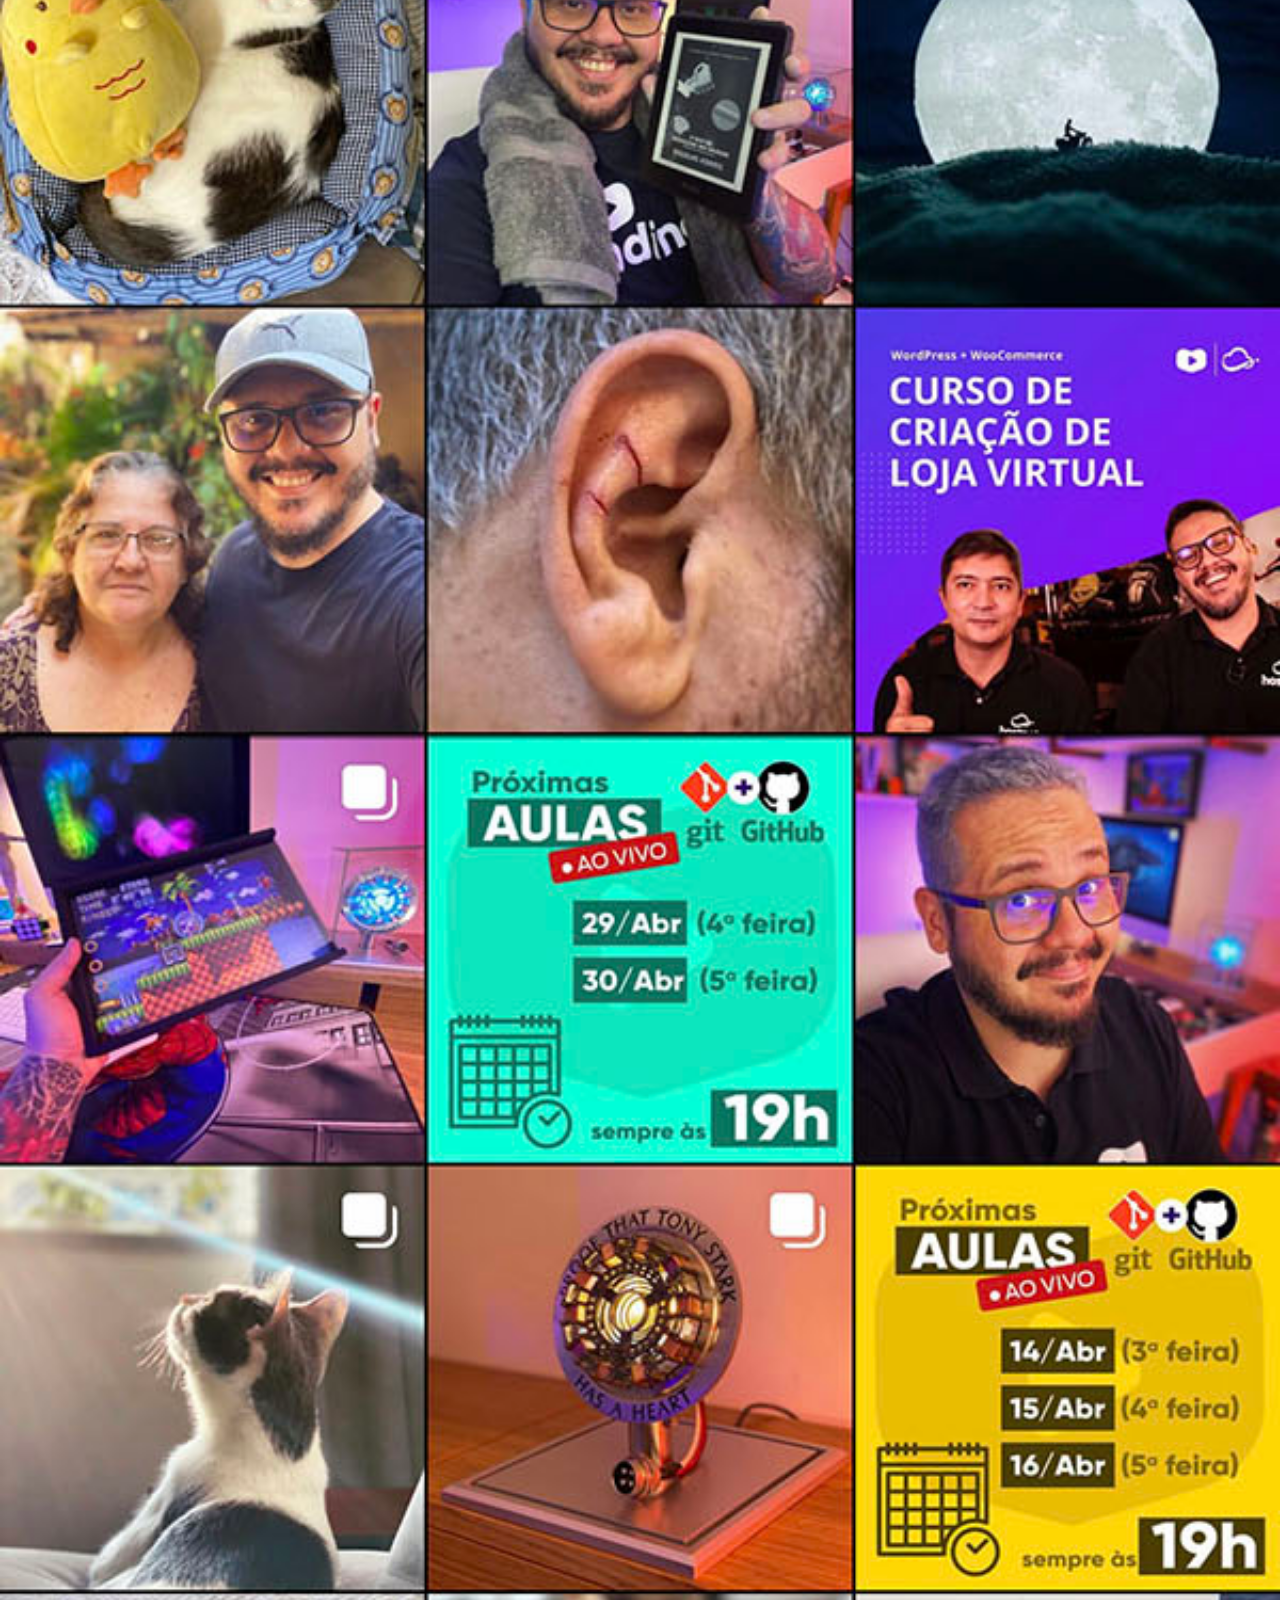
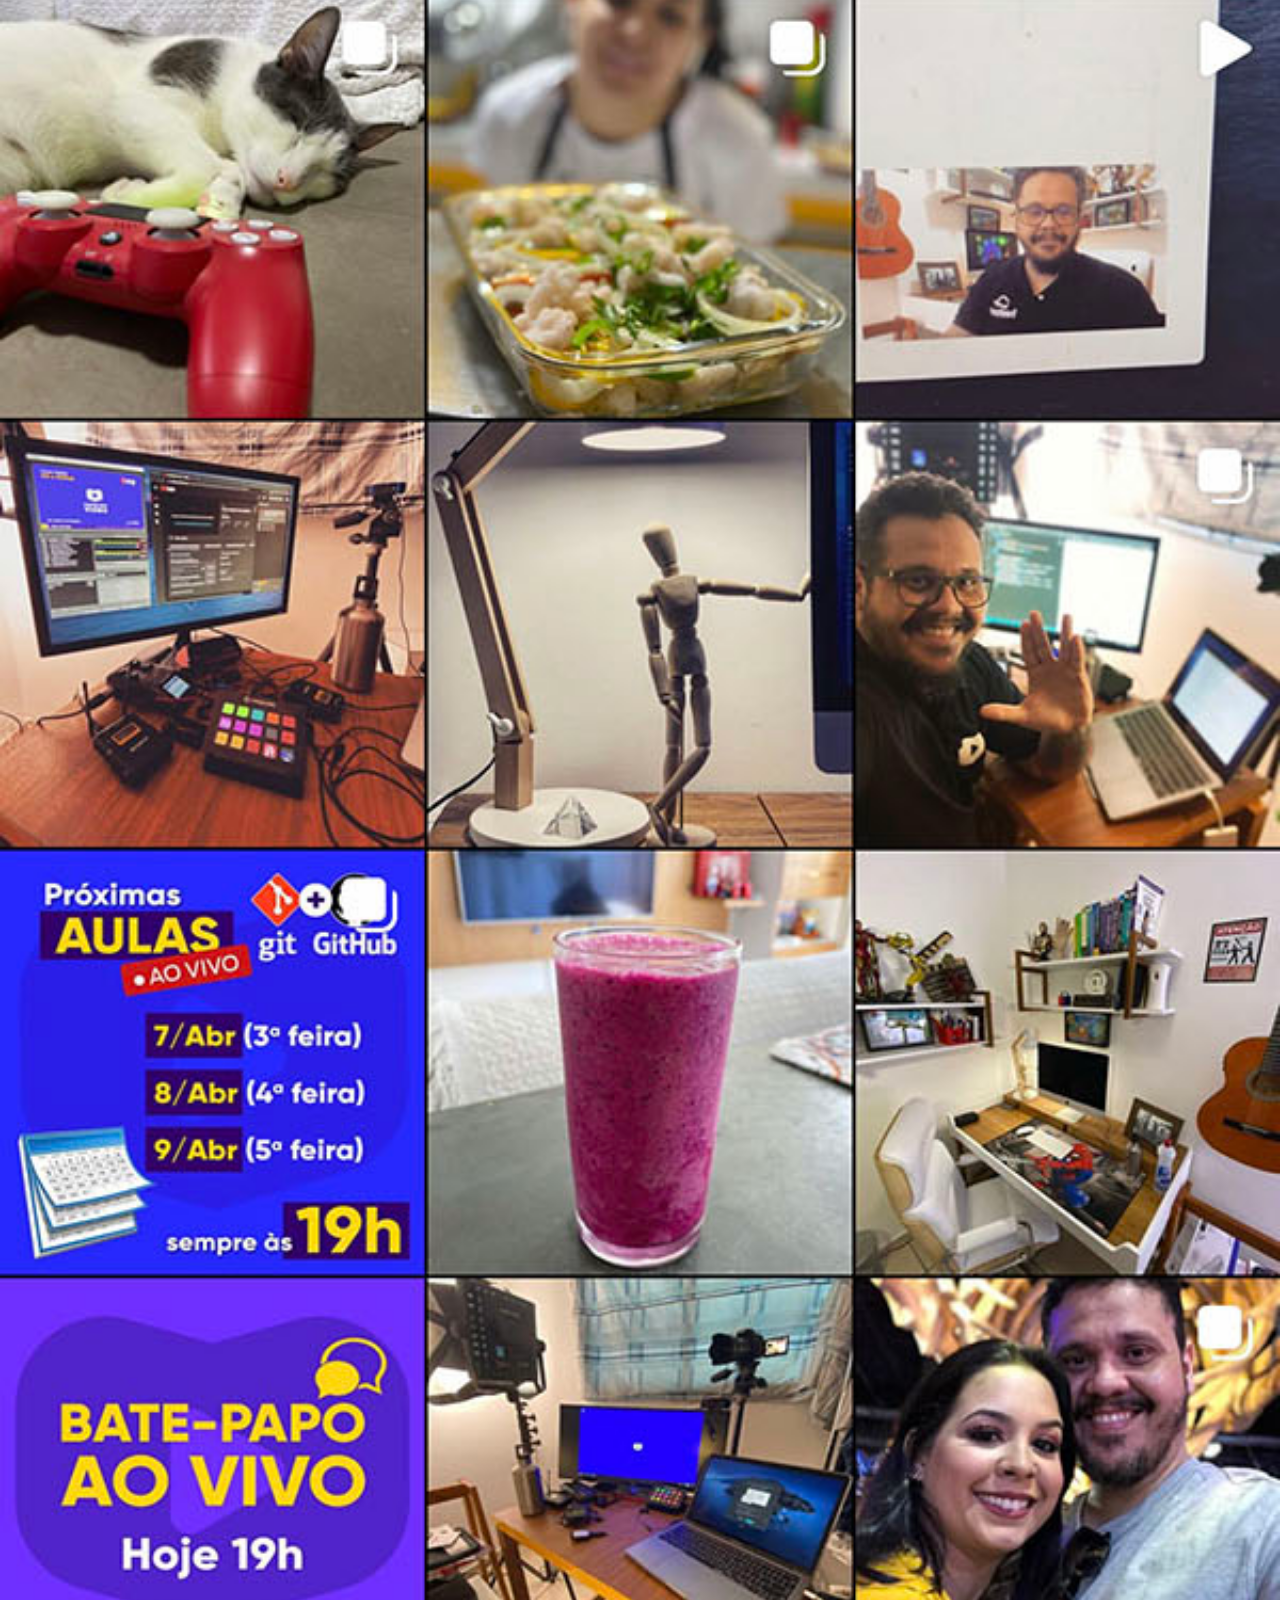
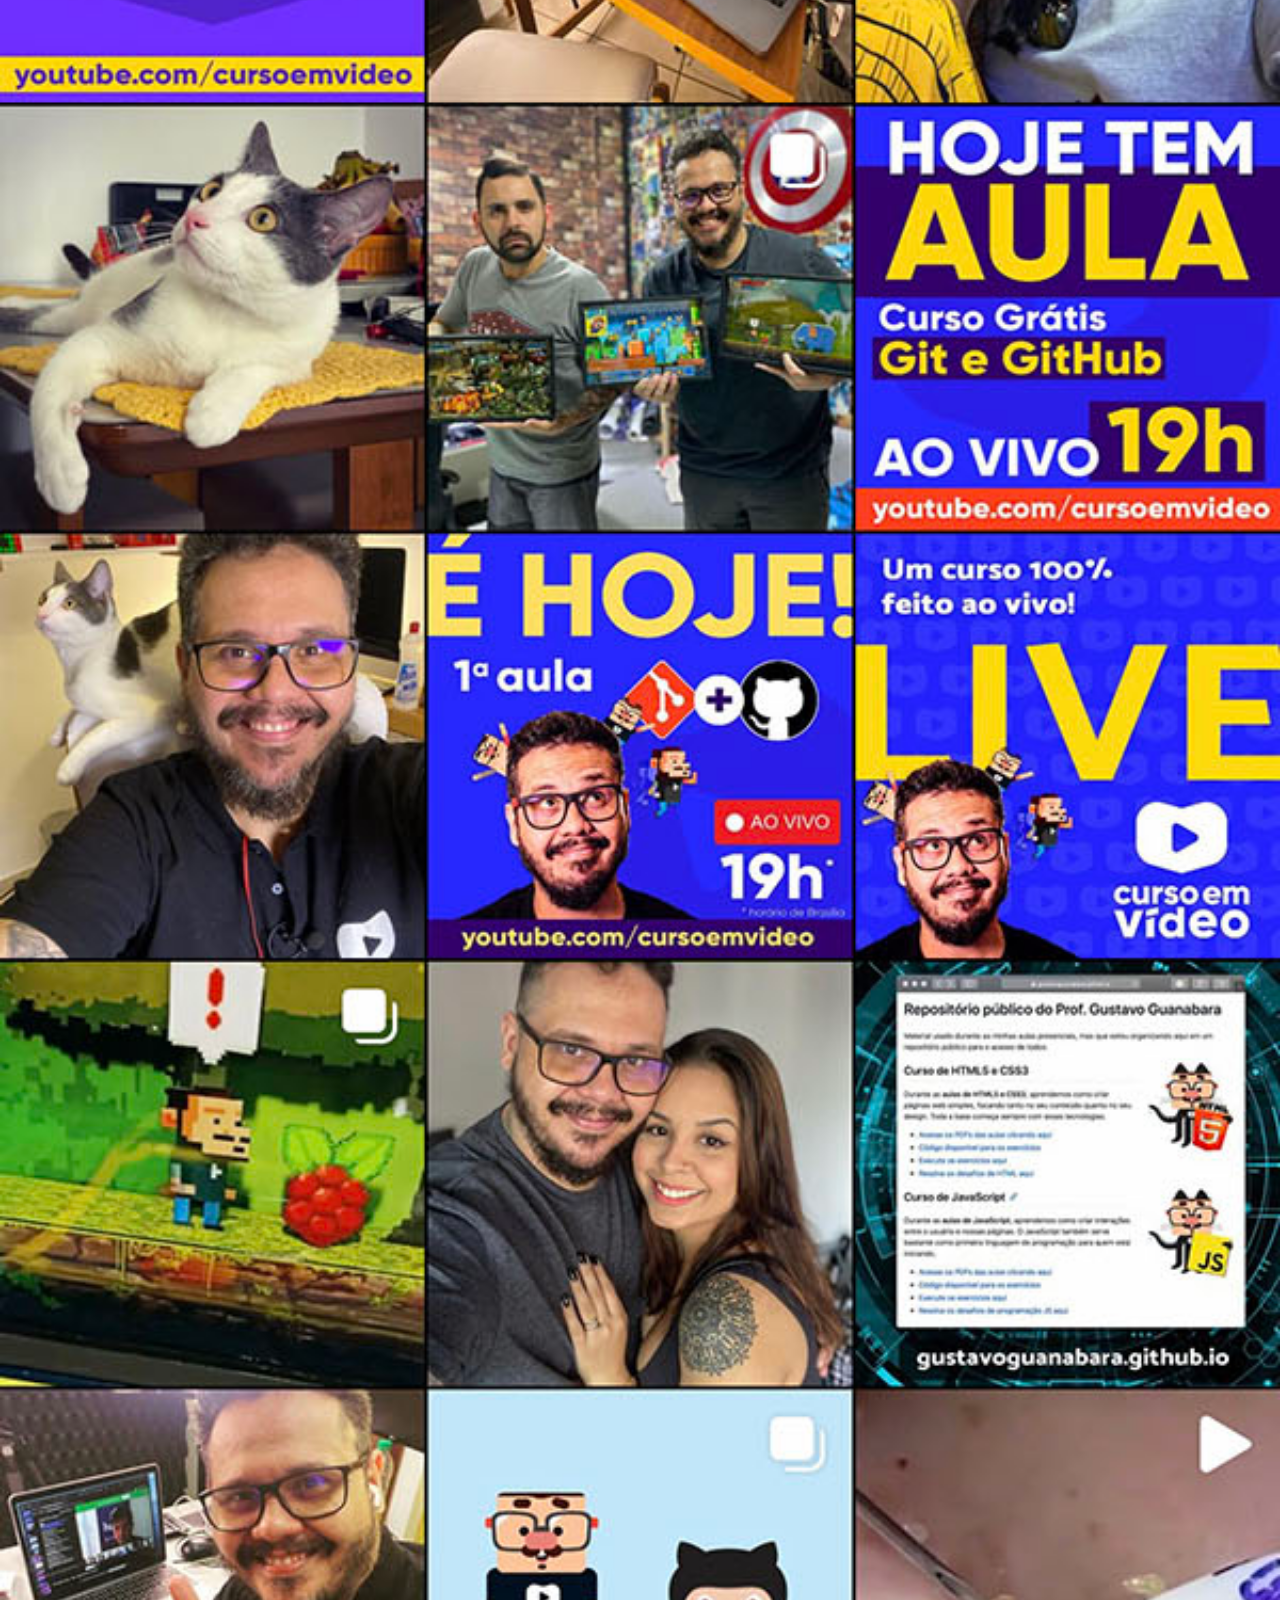
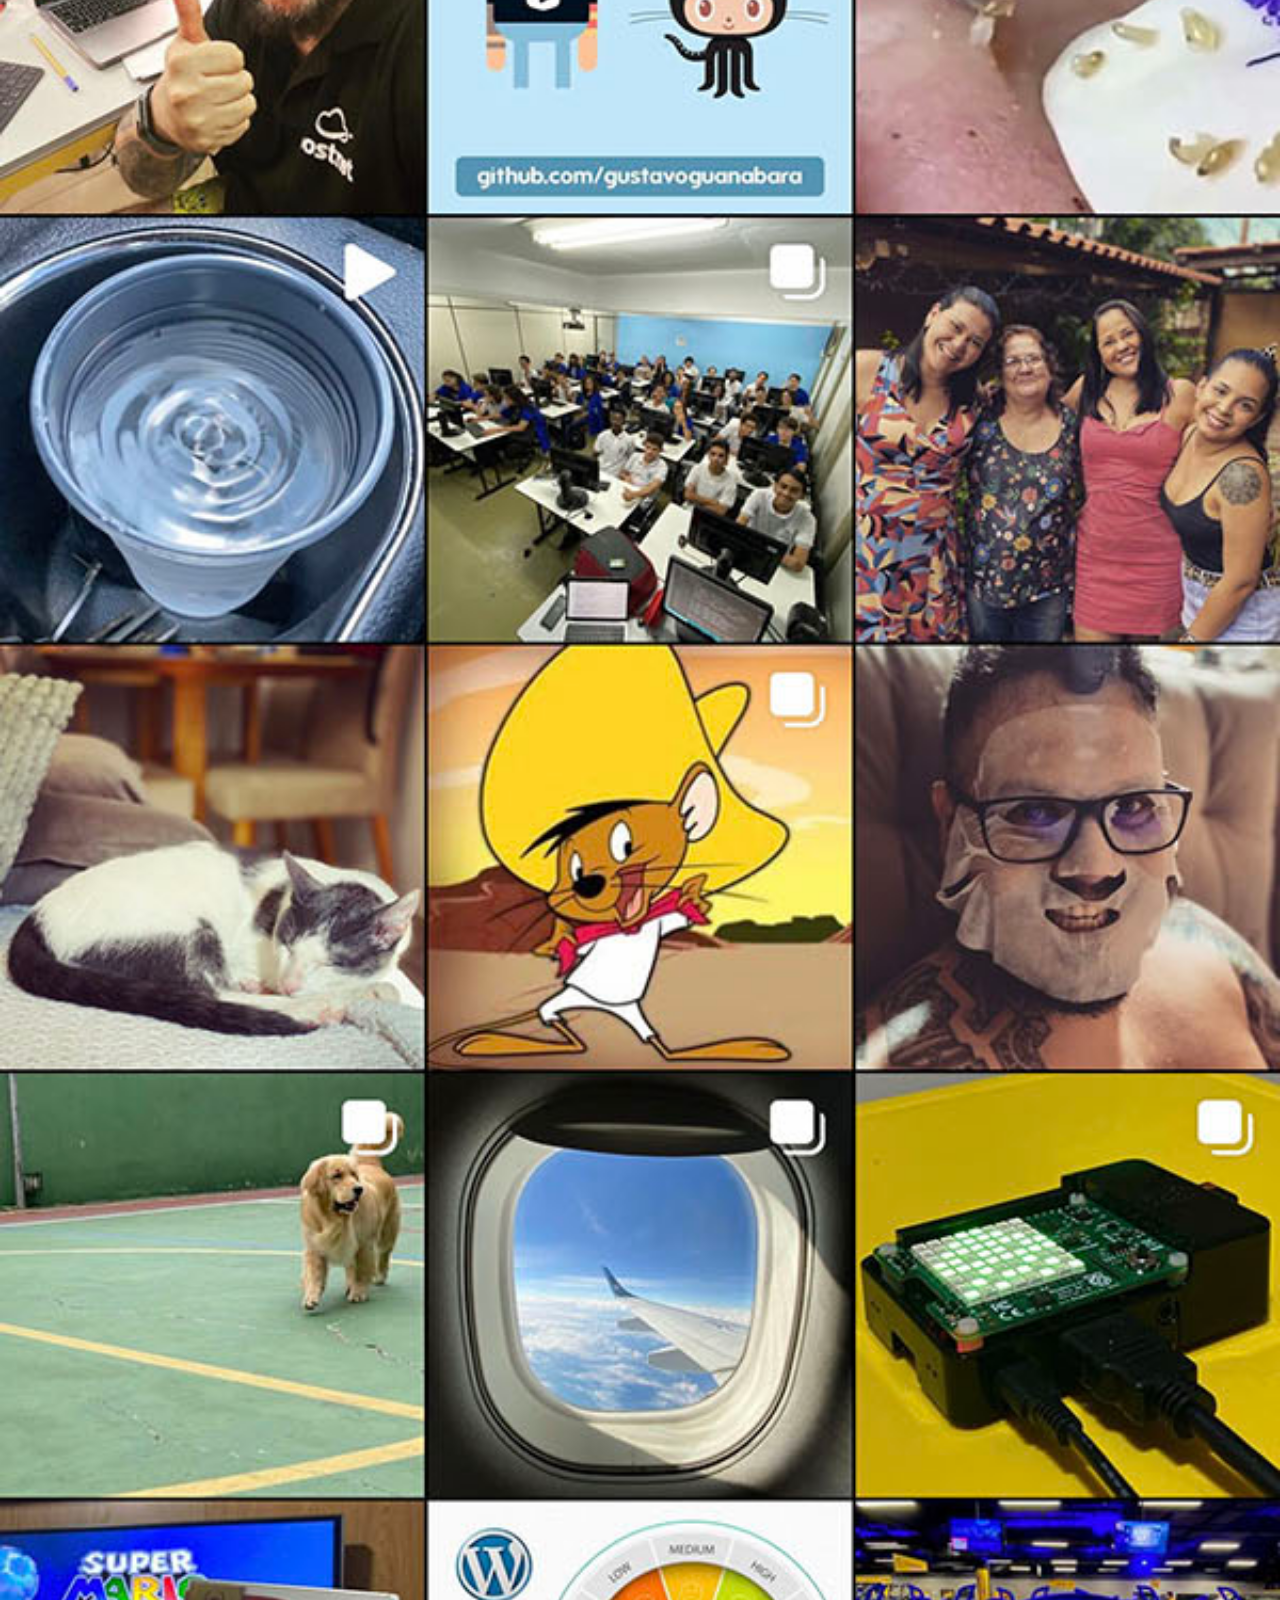
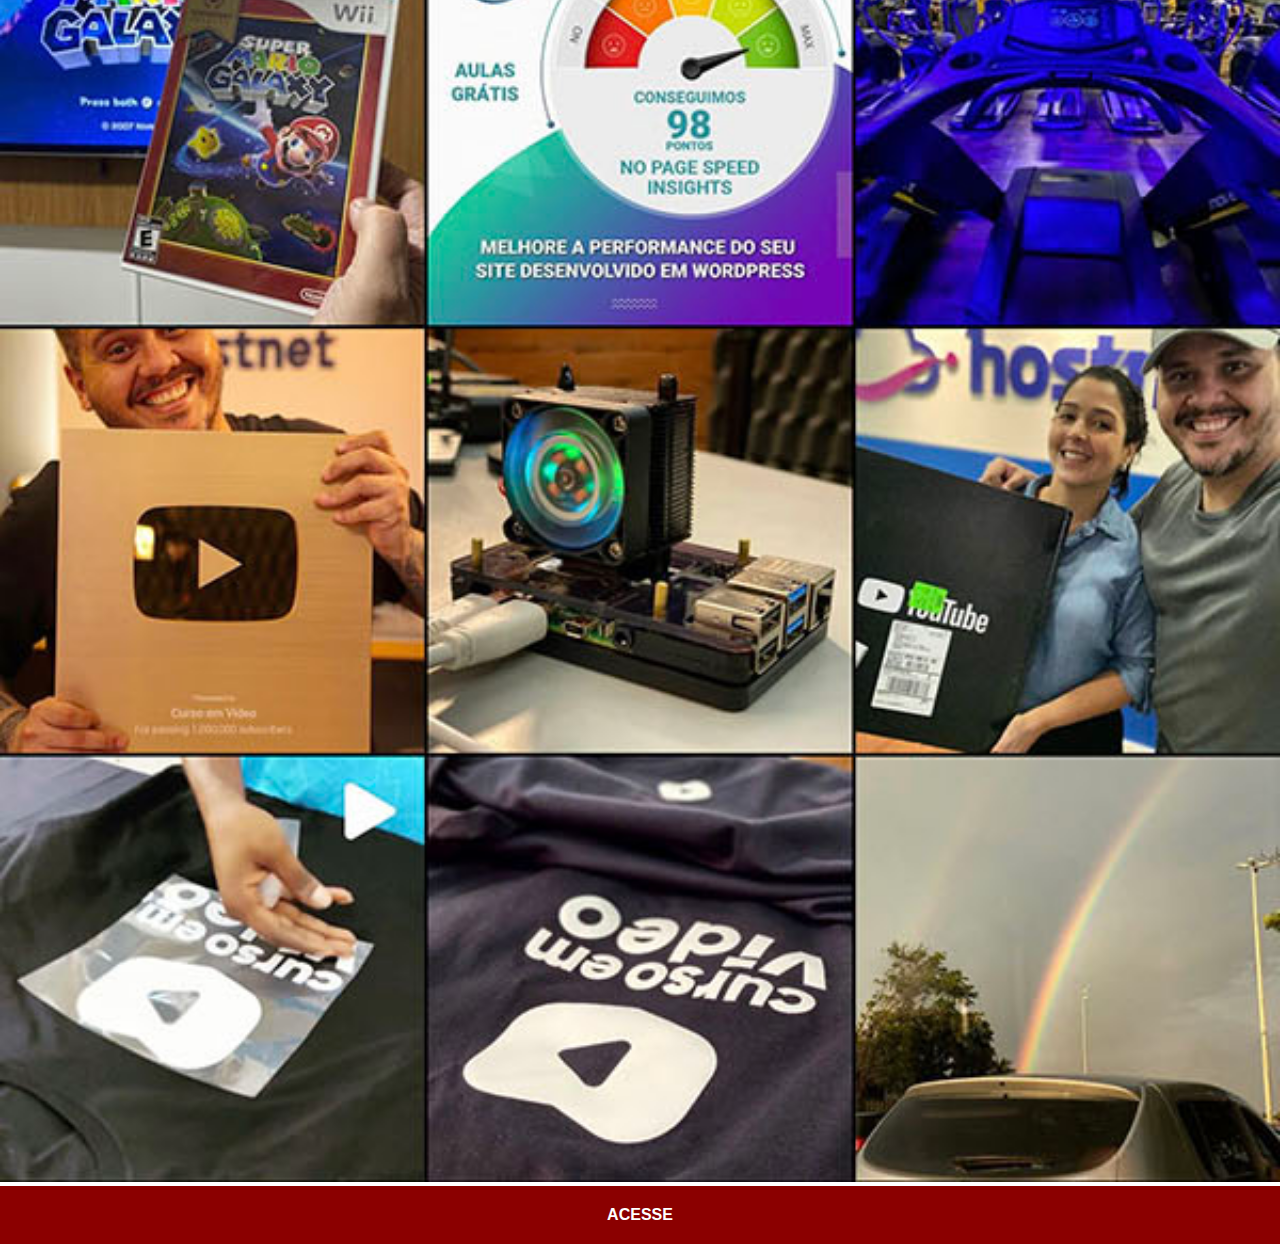
<file: instagram.html>
<!DOCTYPE html>
<html lang="en">
<head>
    <meta charset="UTF-8">
    <meta name="viewport" content="width=device-width, initial-scale=1.0">
    <link rel="stylesheet" href="estilos/social.css">
    <title>Instagram</title>
</head>
<body>
    <img src="imagens/tela-instagram.jpg" alt="Instagram">
    <a href="https://www.instagram.com/gustavoguanabara/" target="_blank">ACESSE</a>
</body>
</html>
</file>
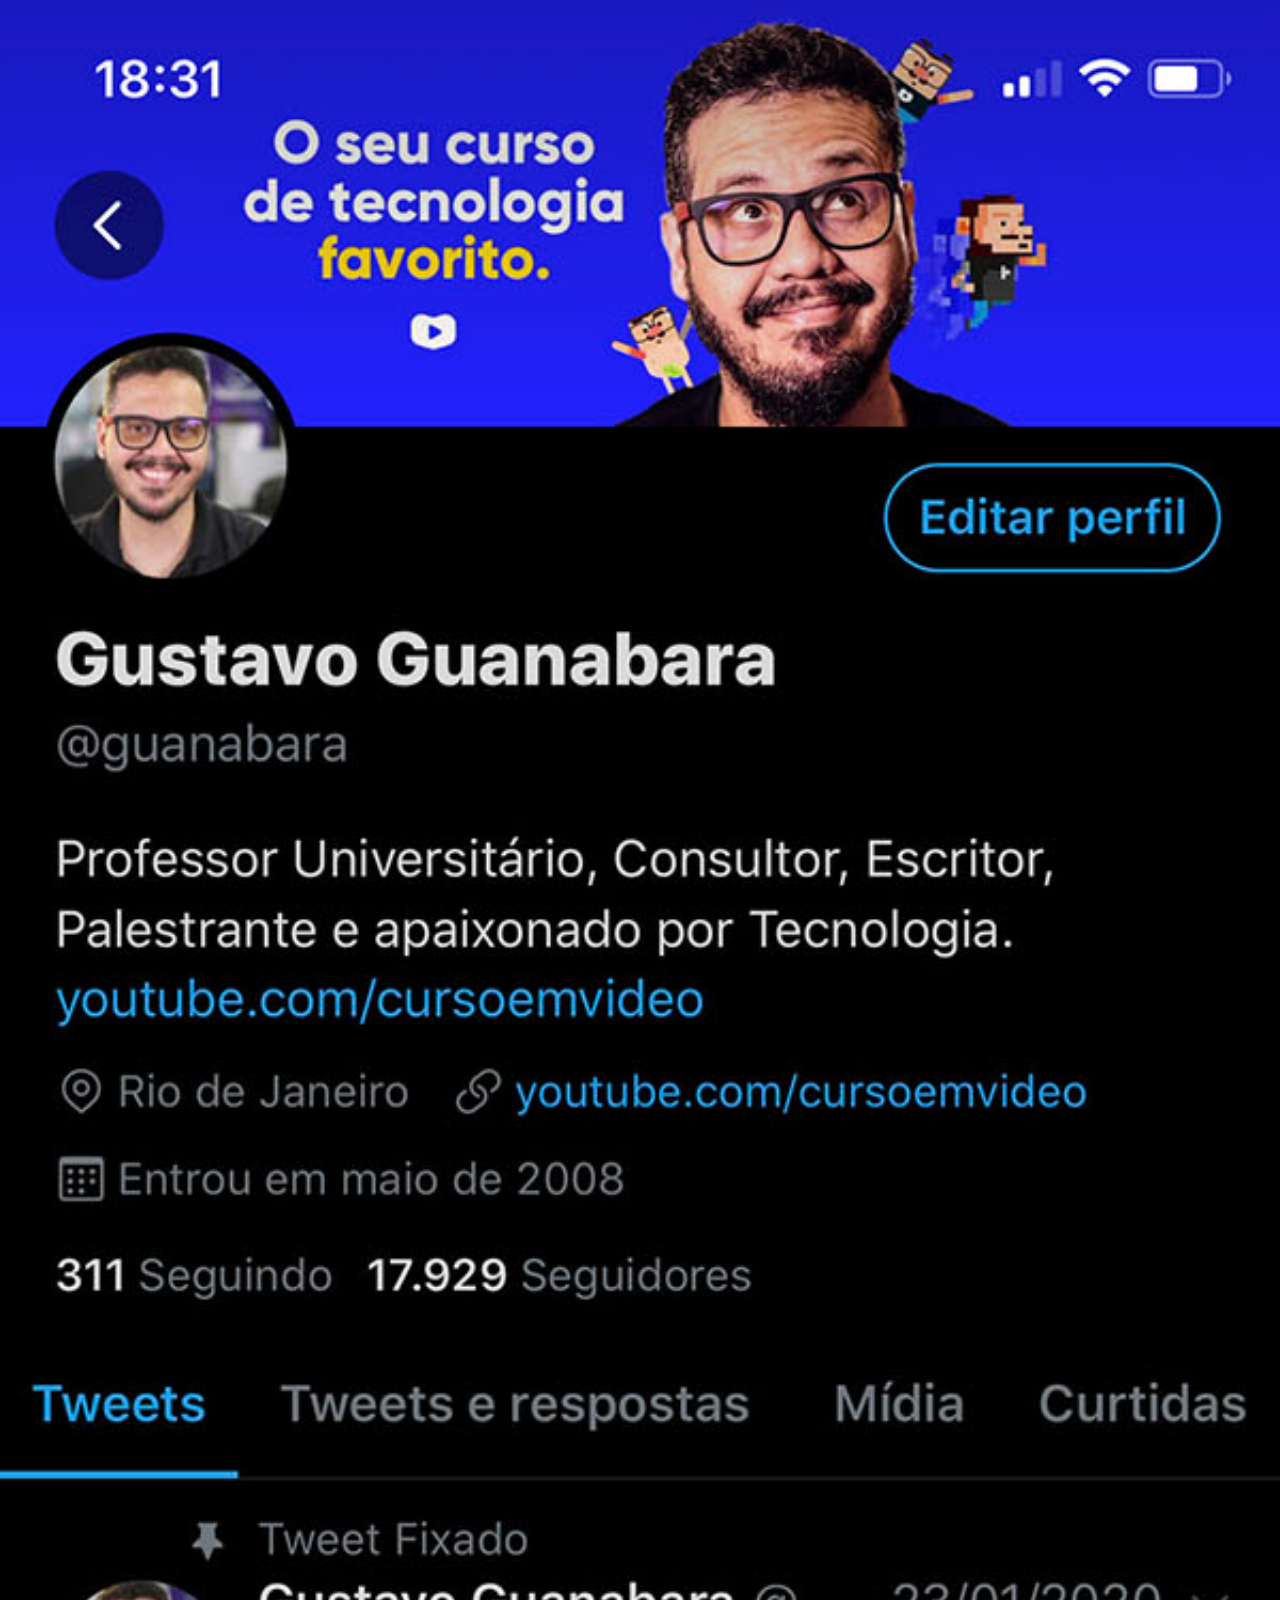
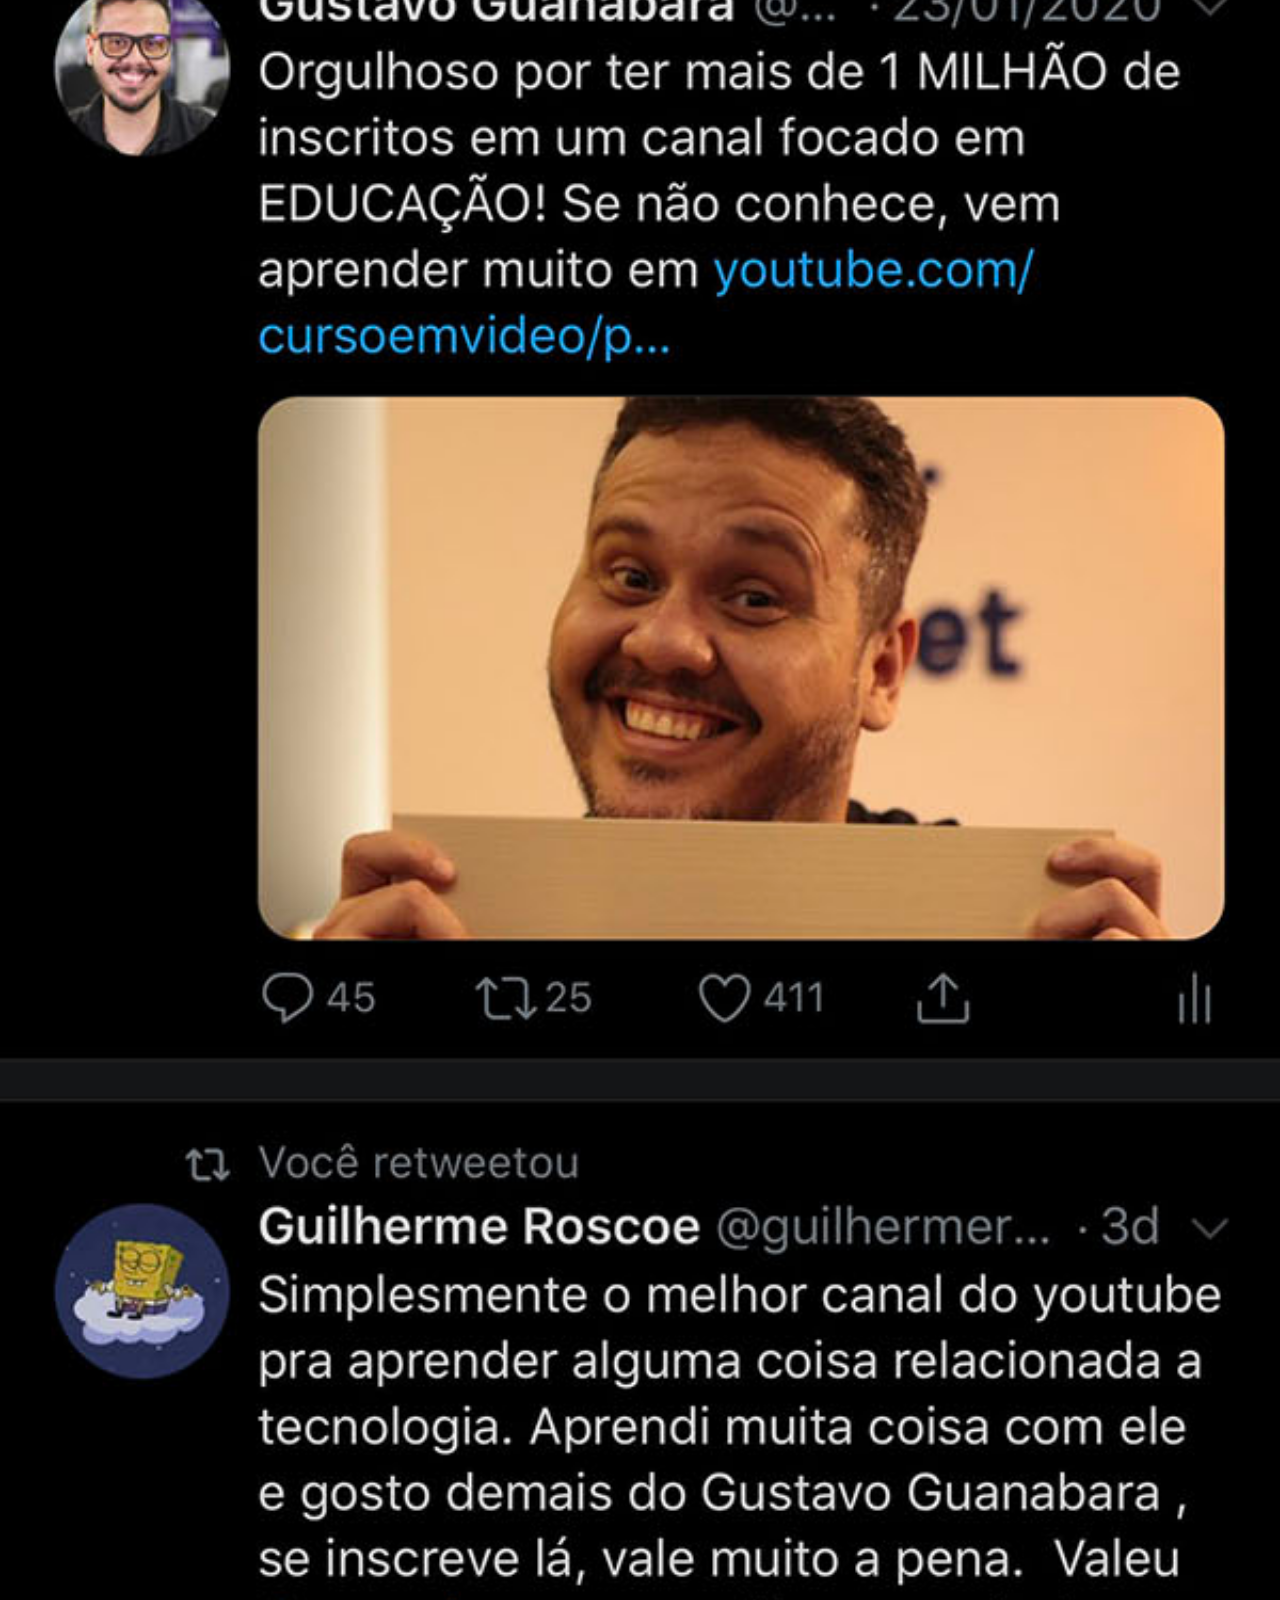
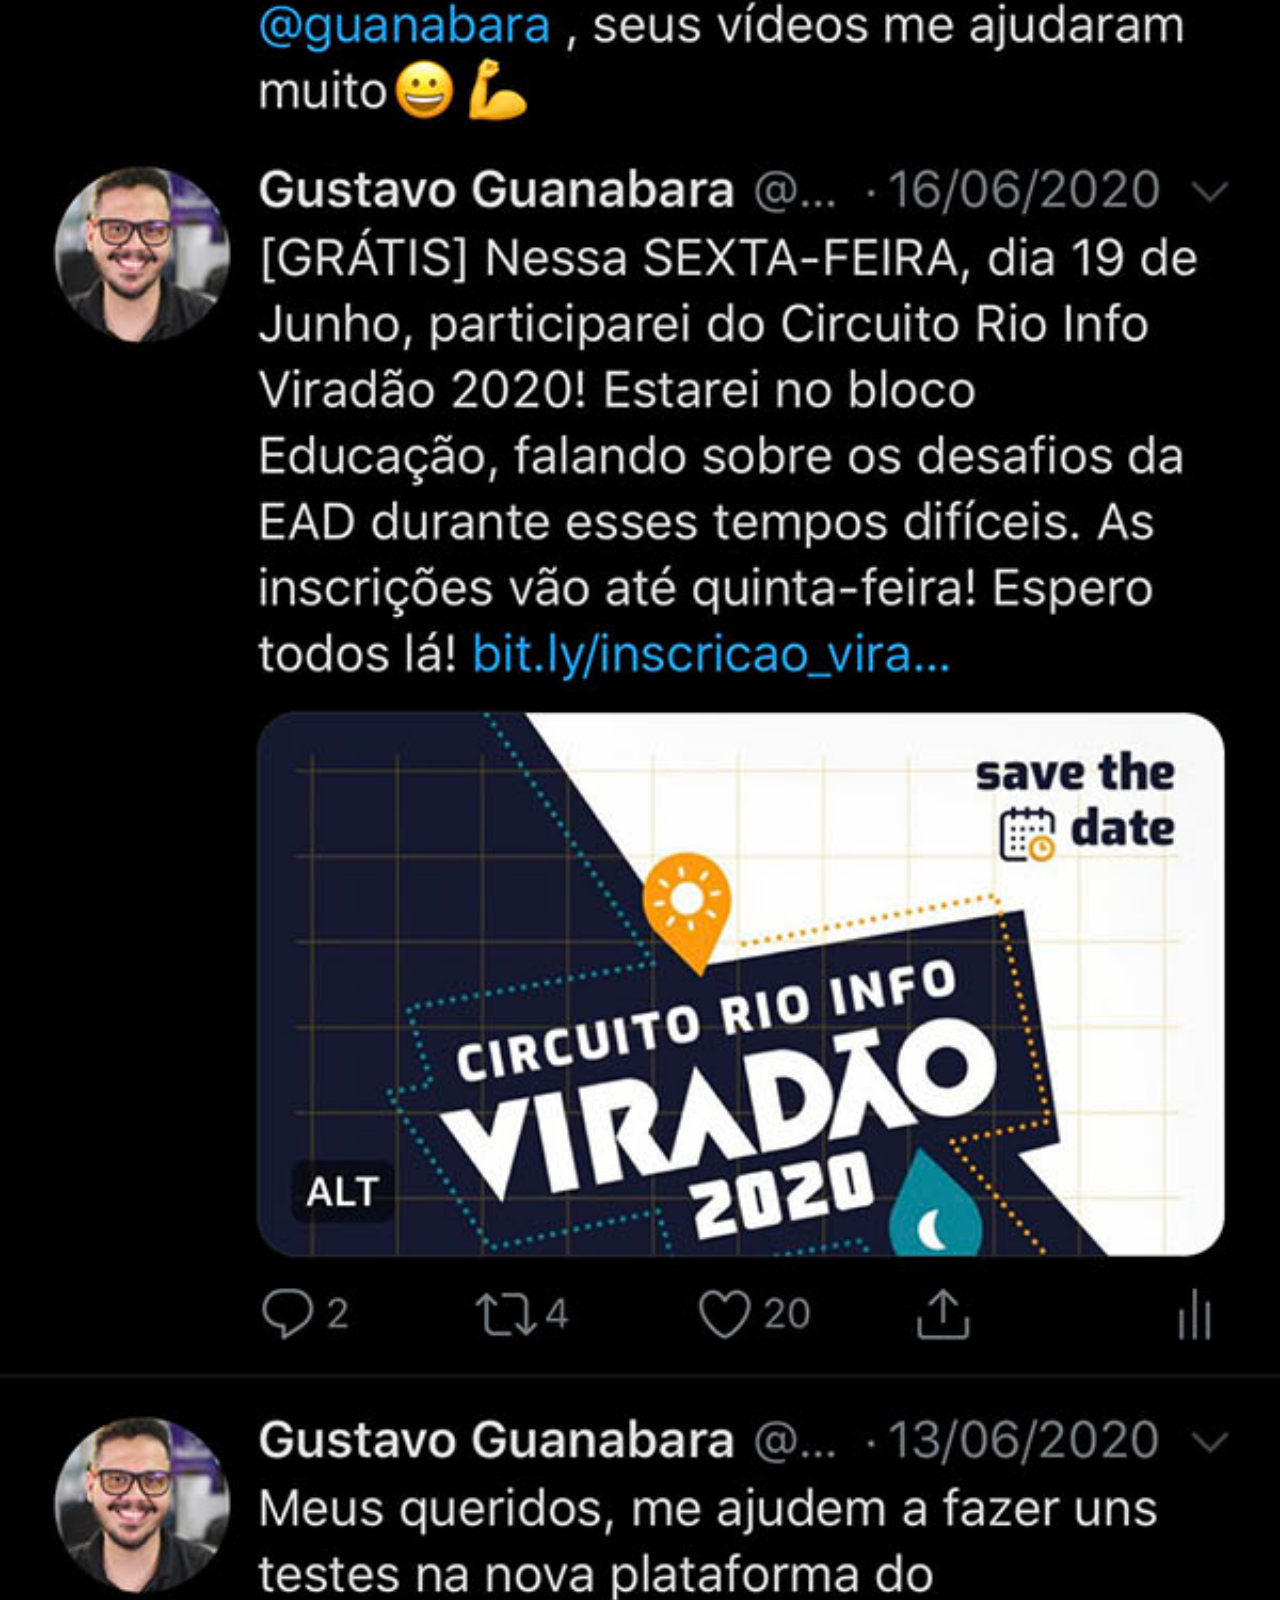
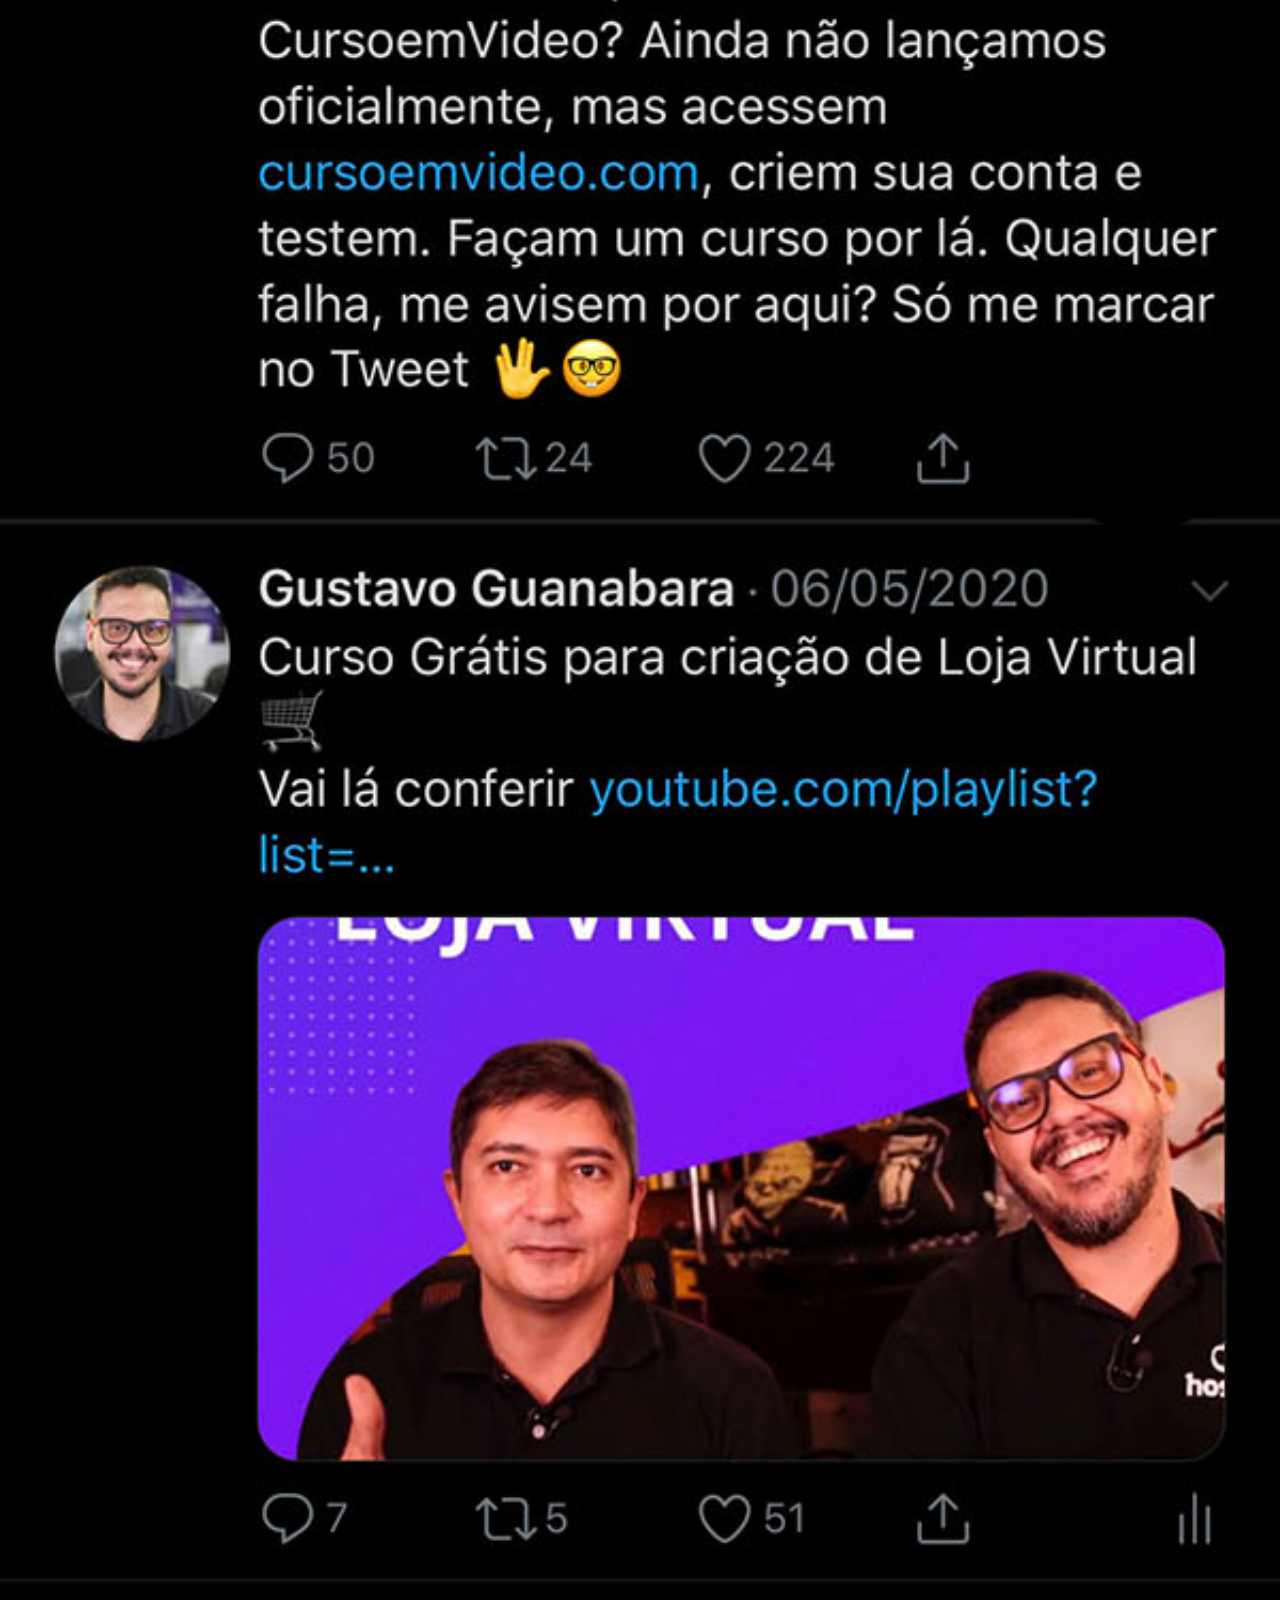
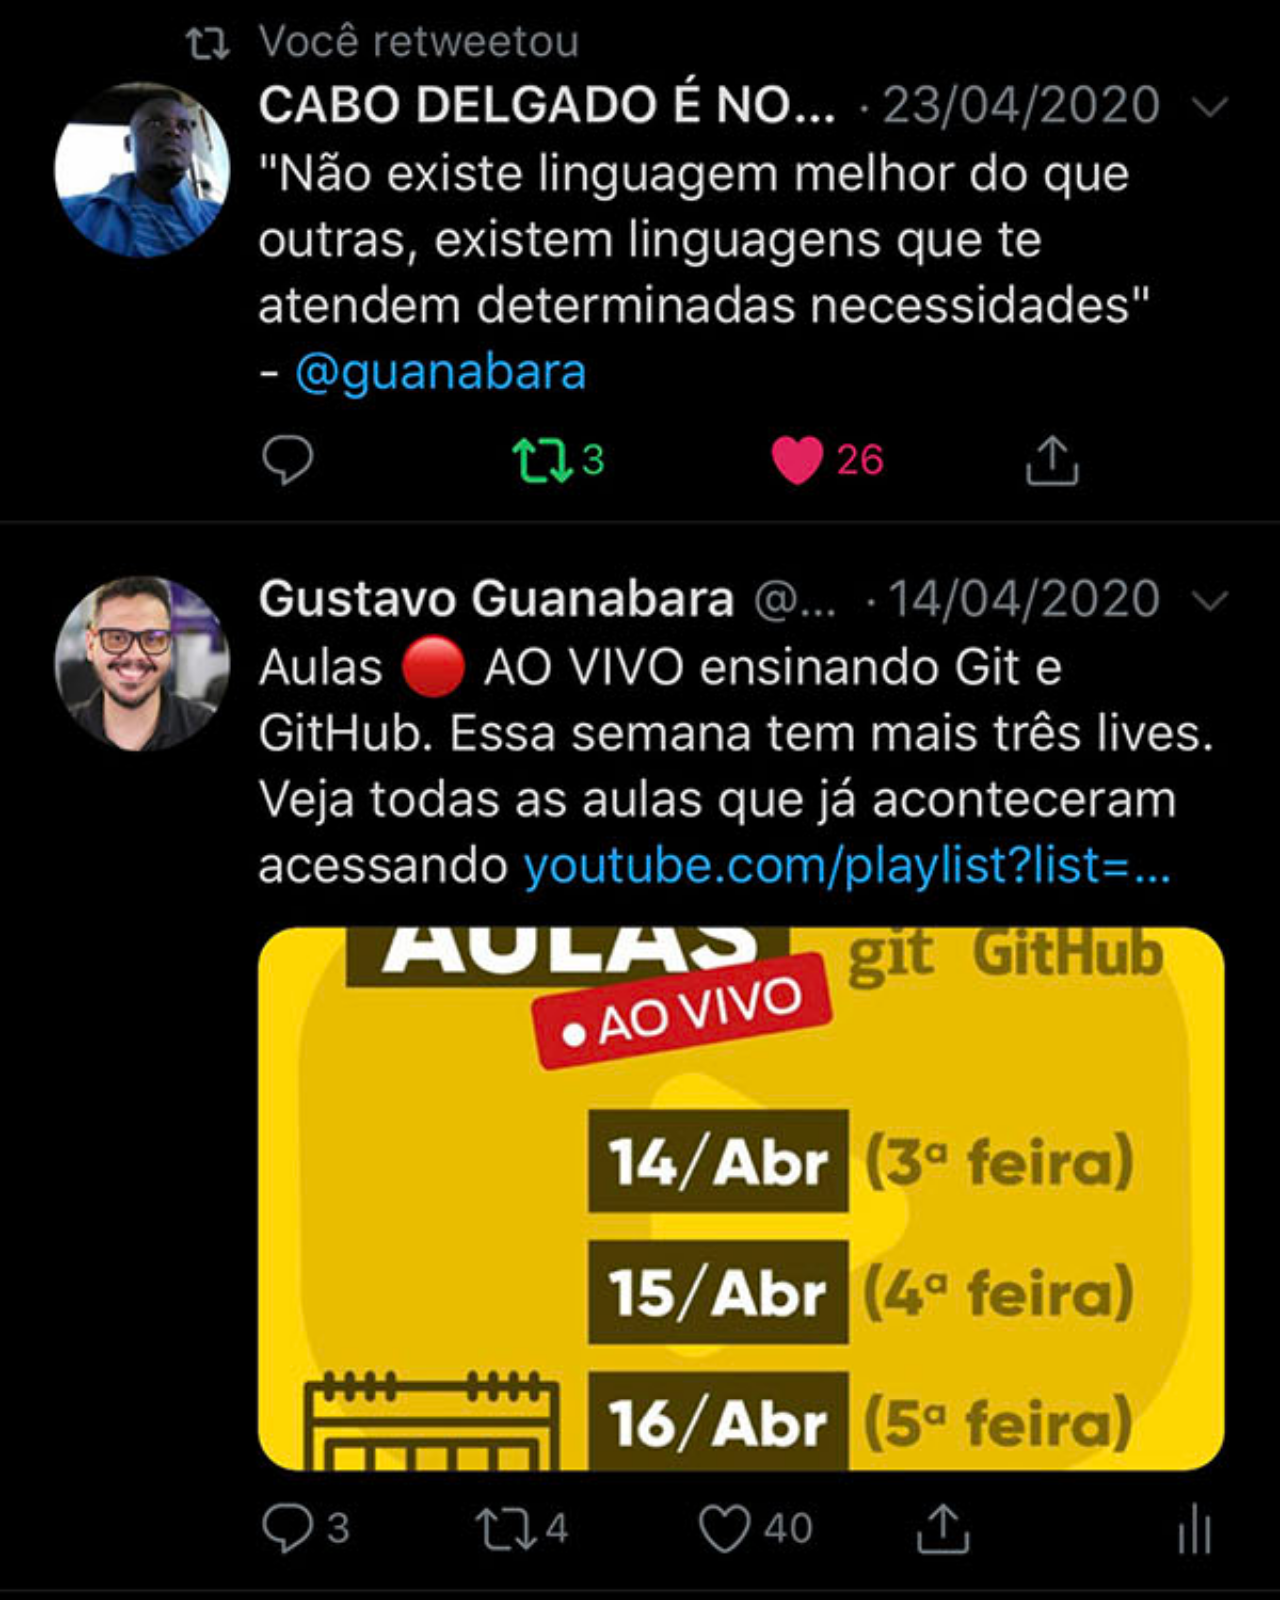
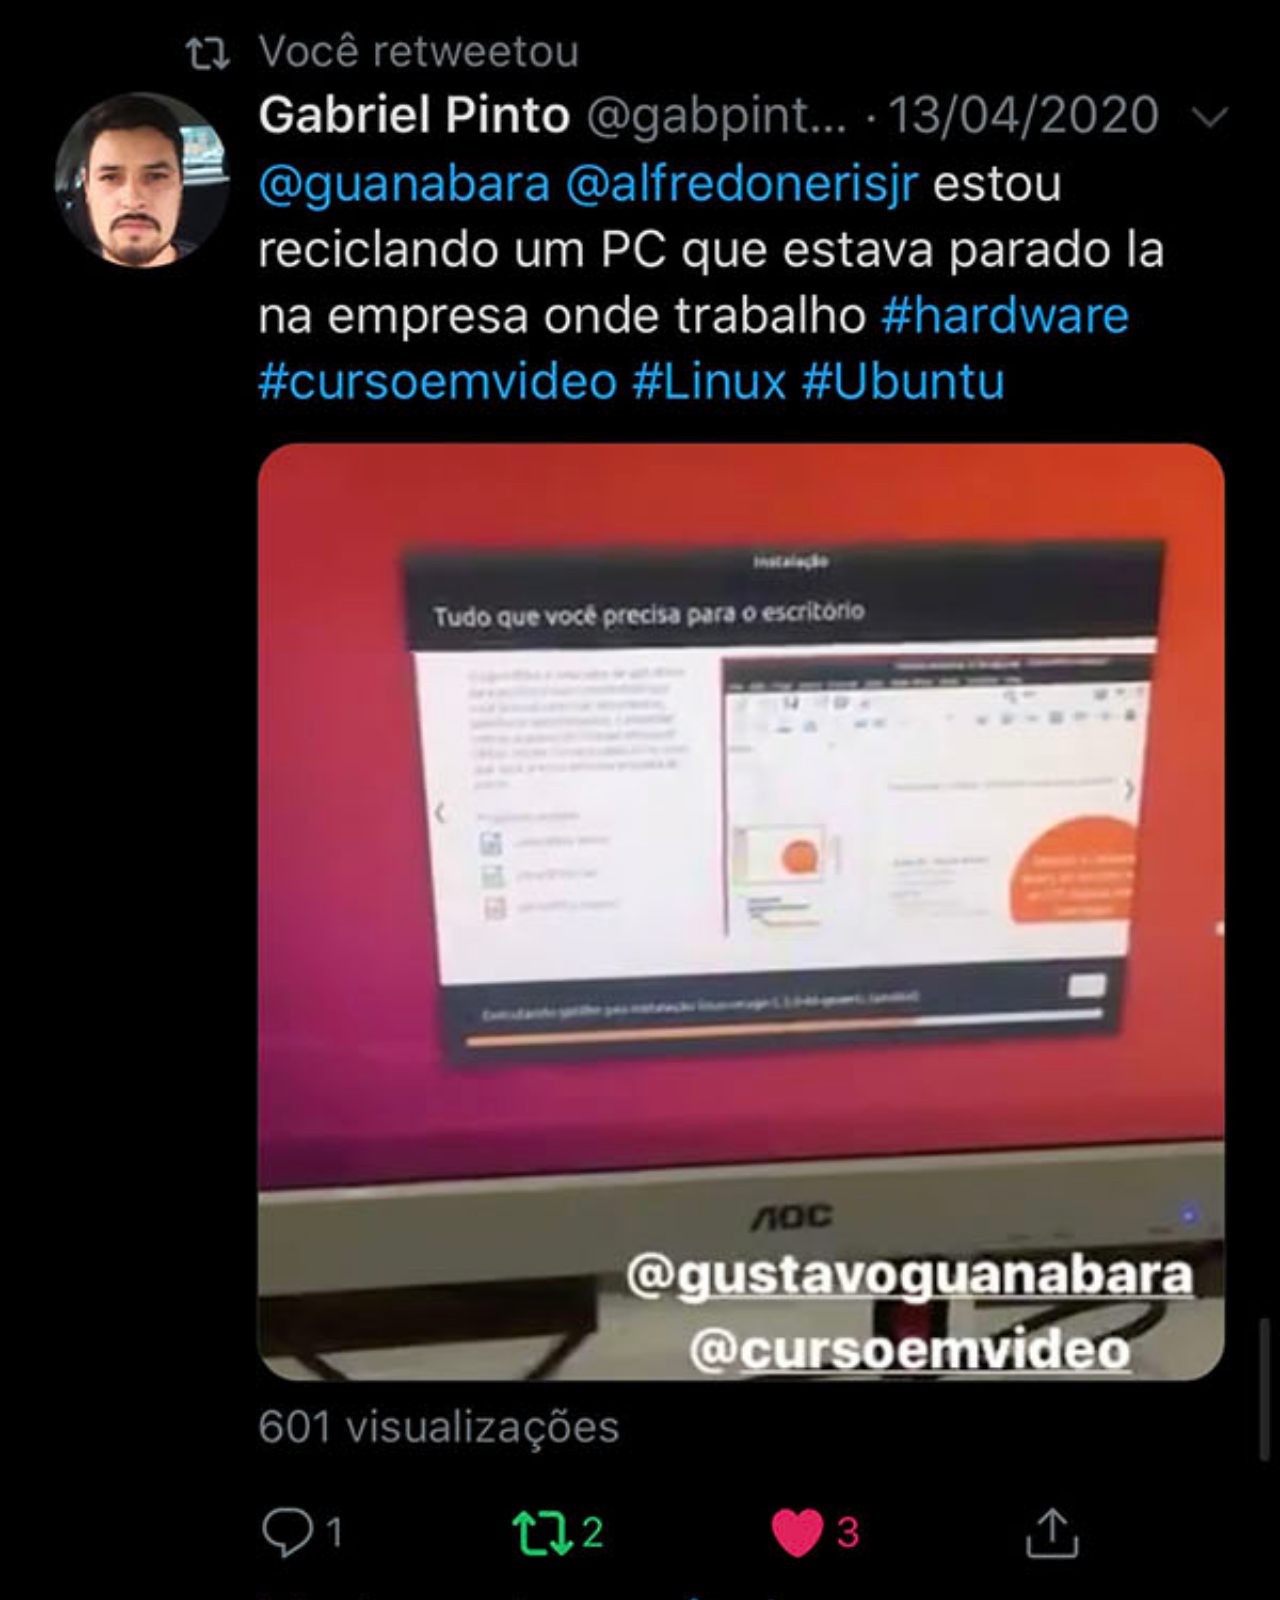
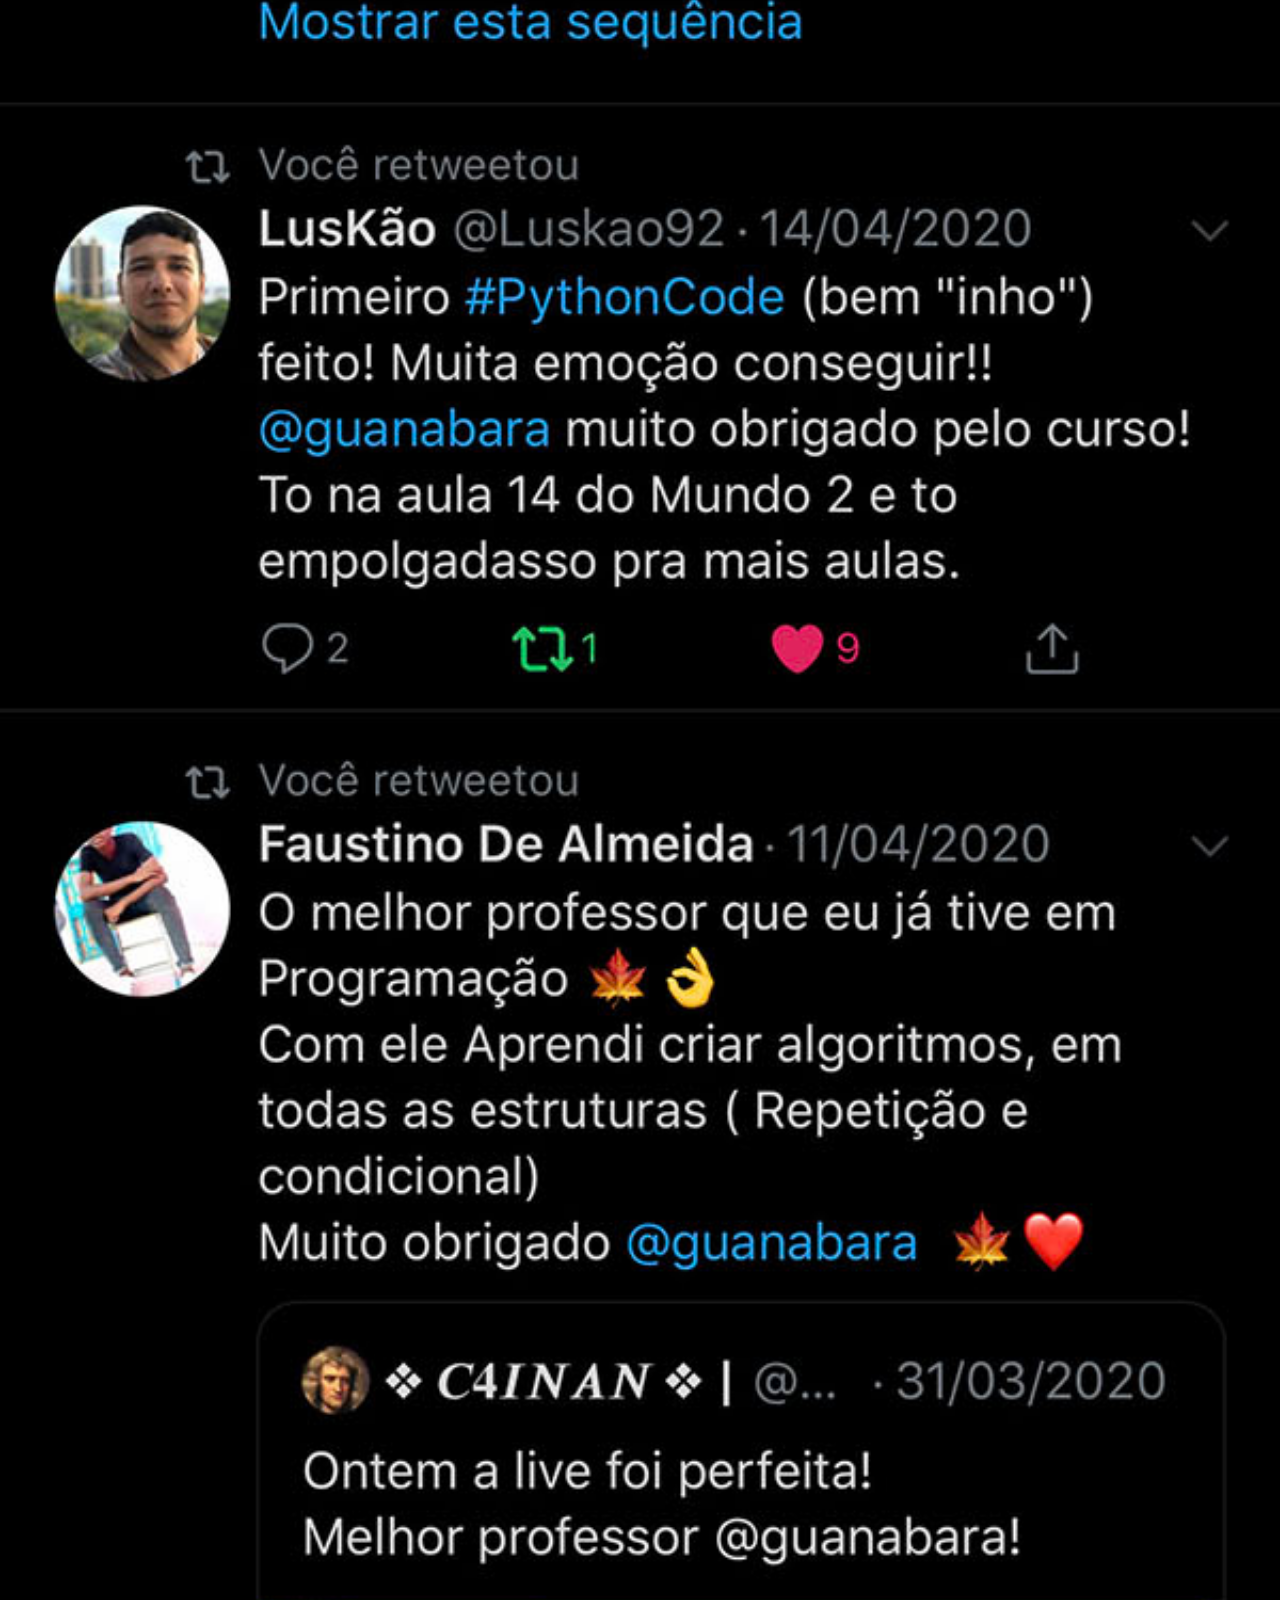
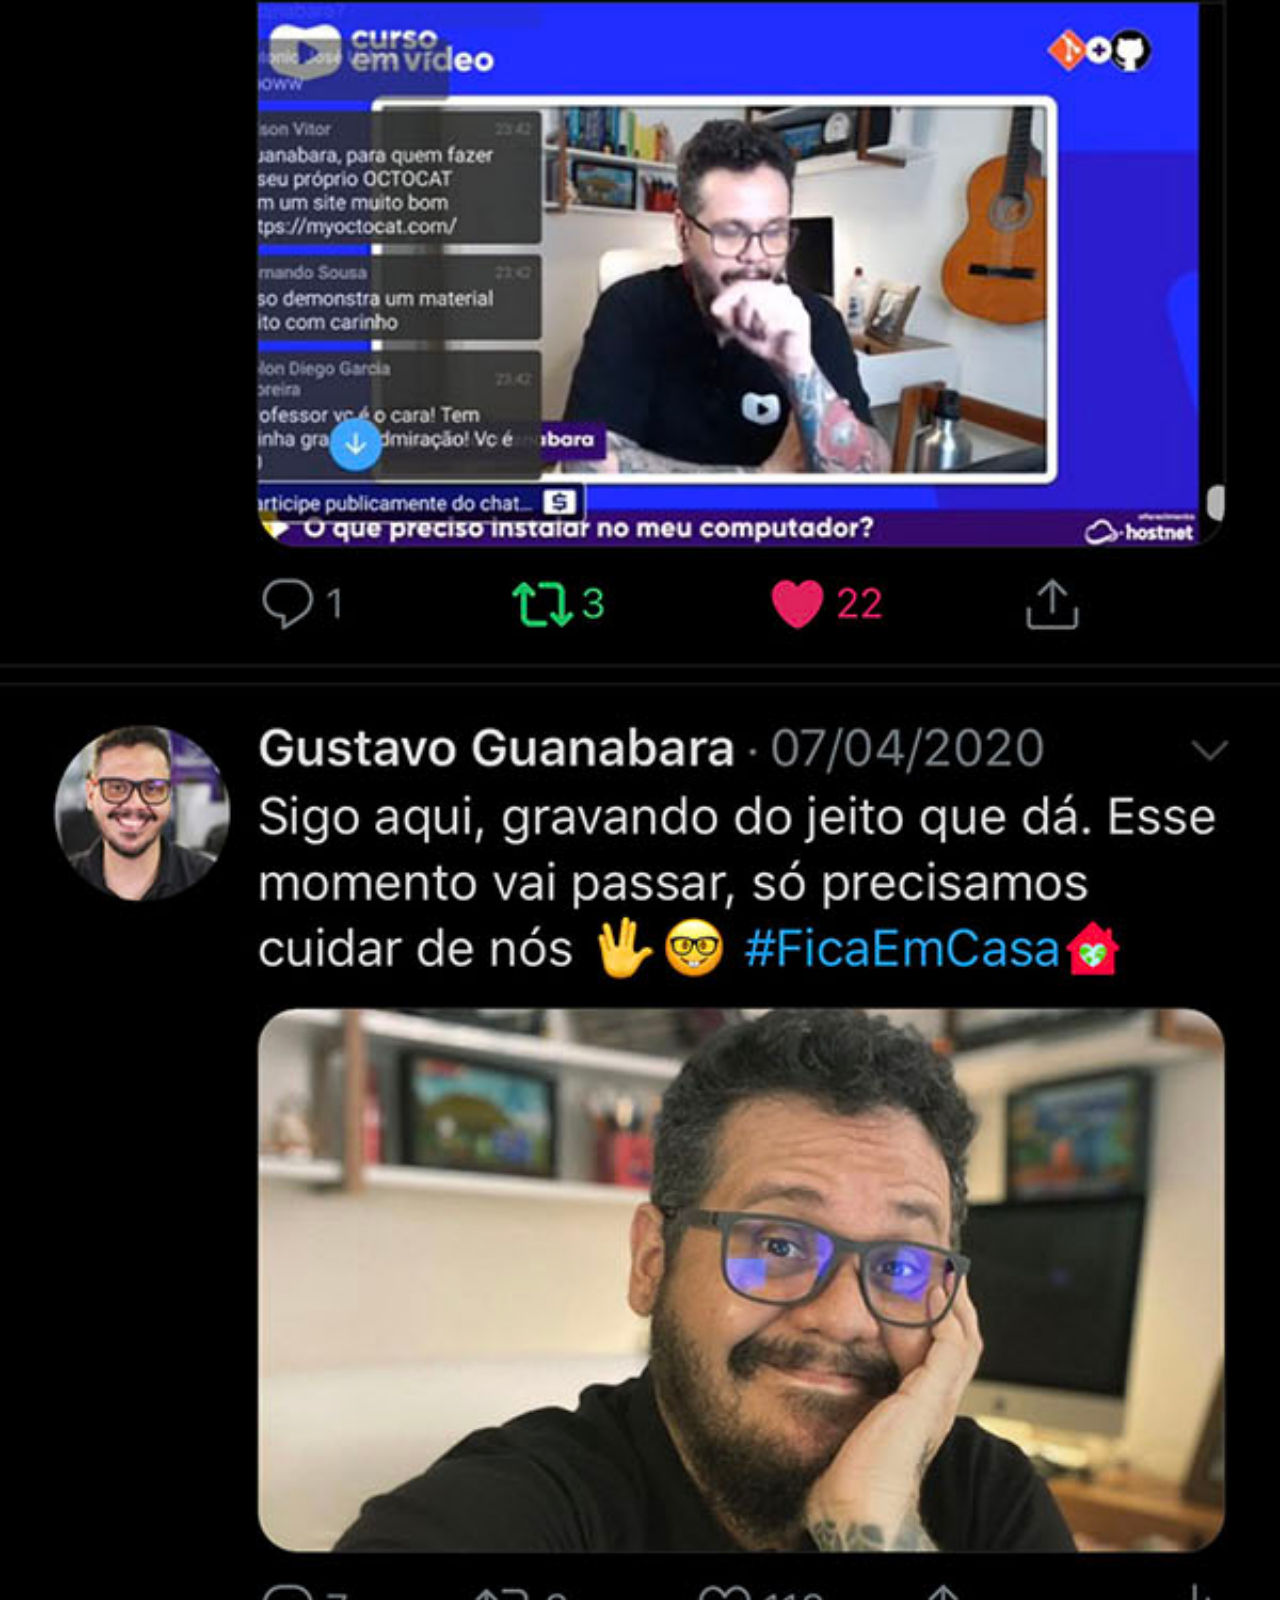
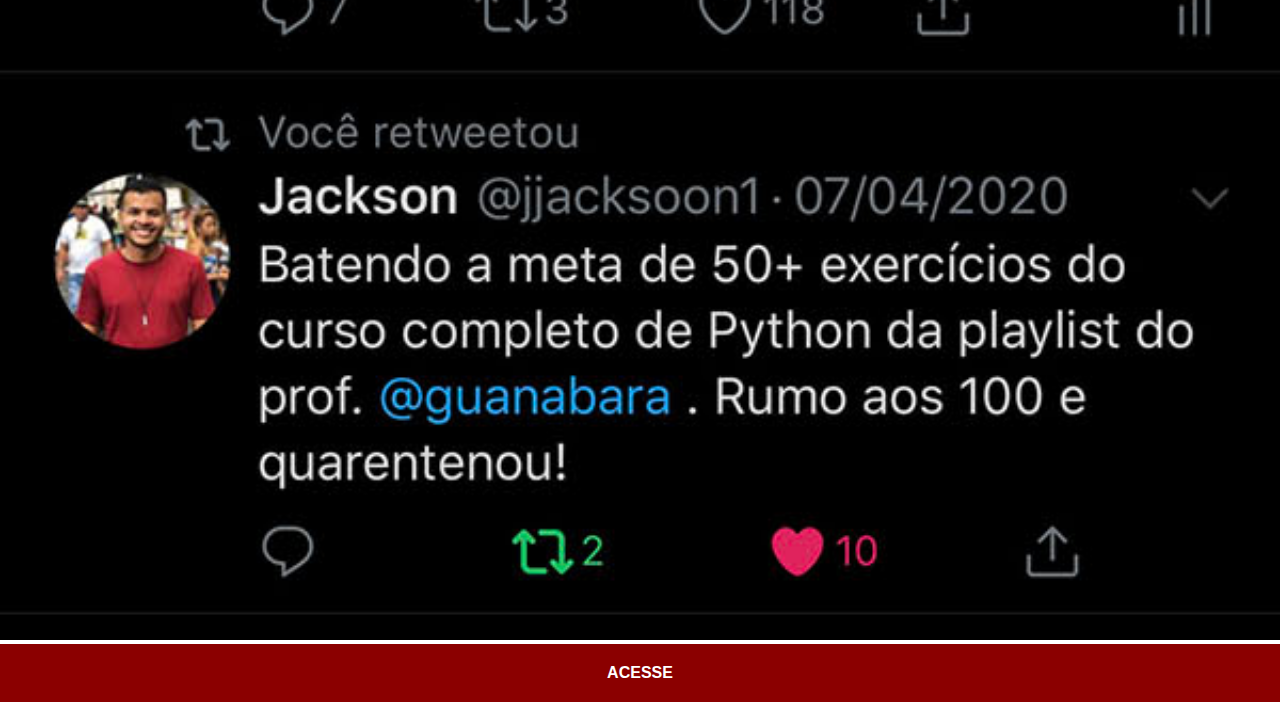
<file: twitter.html>
<!DOCTYPE html>
<html lang="pt-br">
<head>
    <meta charset="UTF-8">
    <meta name="viewport" content="width=device-width, initial-scale=1.0">
    <link rel="stylesheet" href="estilos/social.css">
    <title>Twitter</title>
</head>
<body>
    <img src="imagens/tela-twitter.jpg" alt="Twitter">
    <a href="https://x.com/guanabara" target="_blank">ACESSE</a>
</body>
</html>
</file>
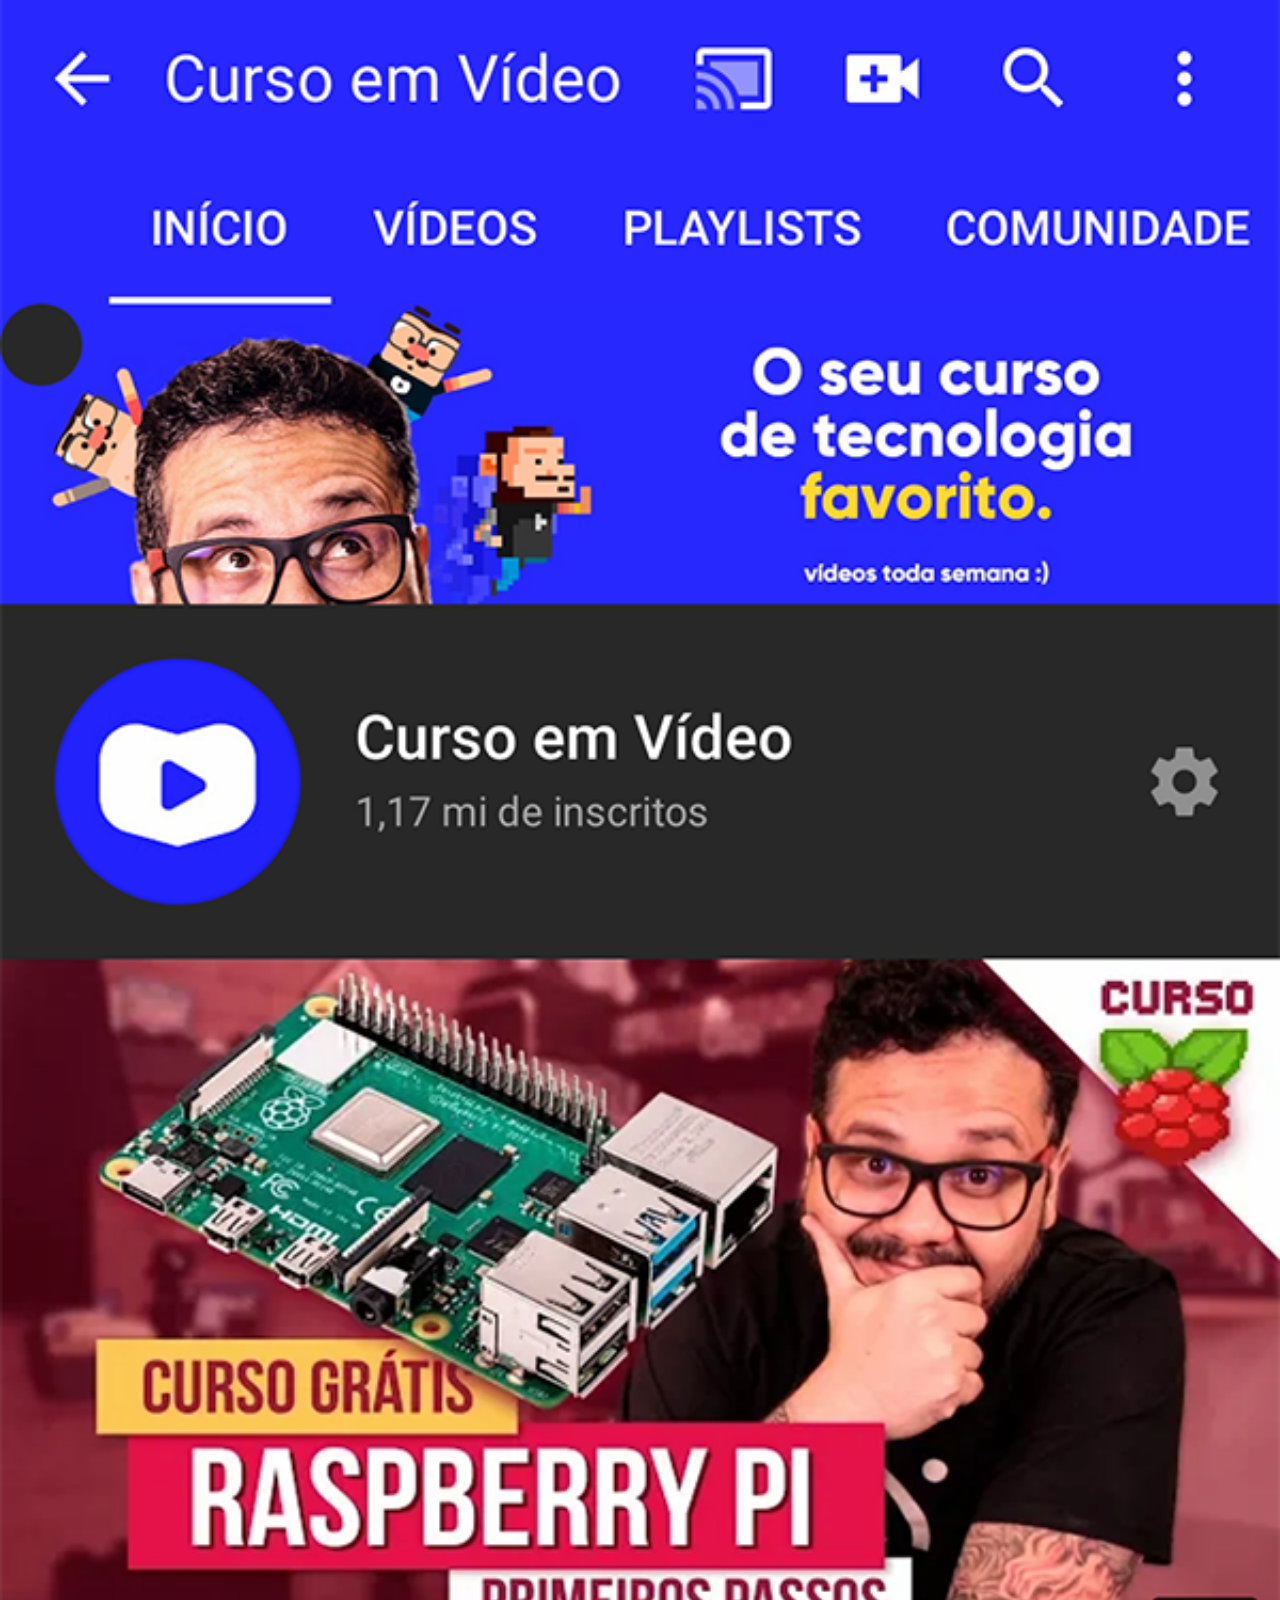
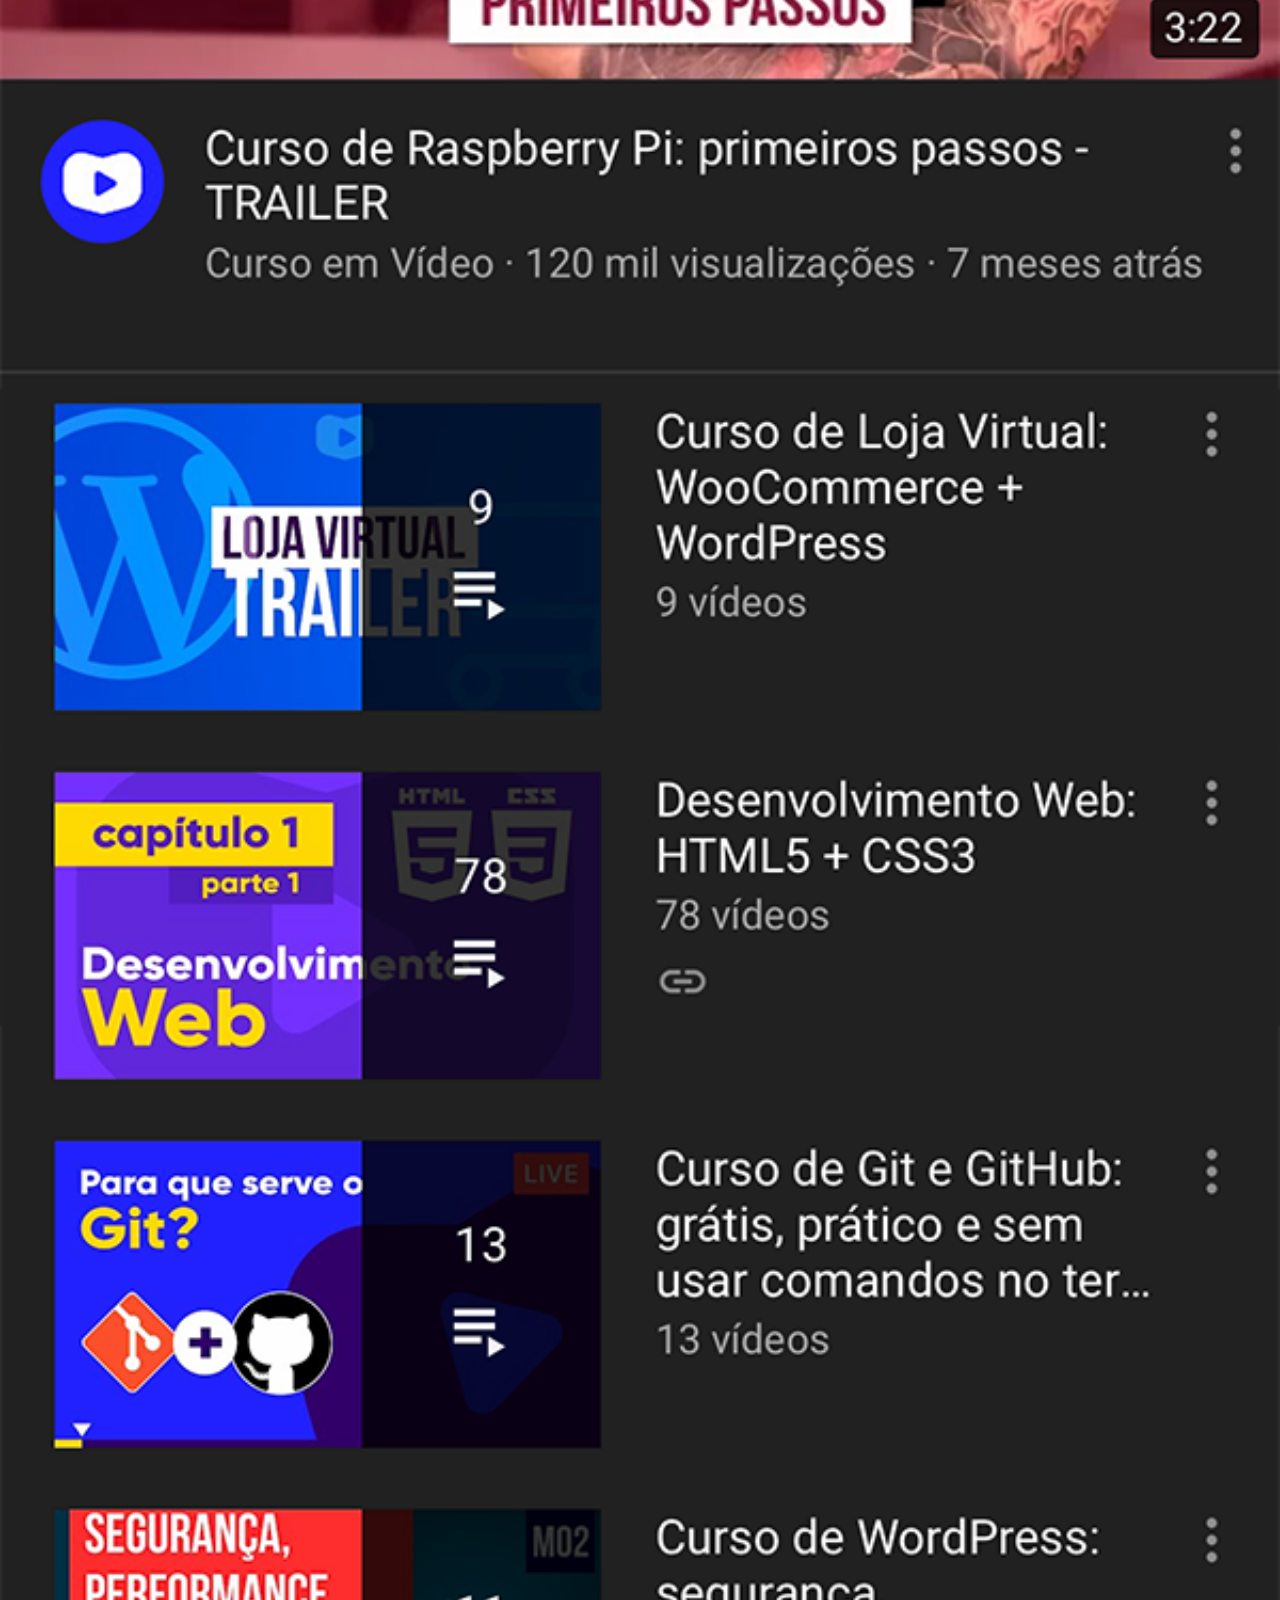
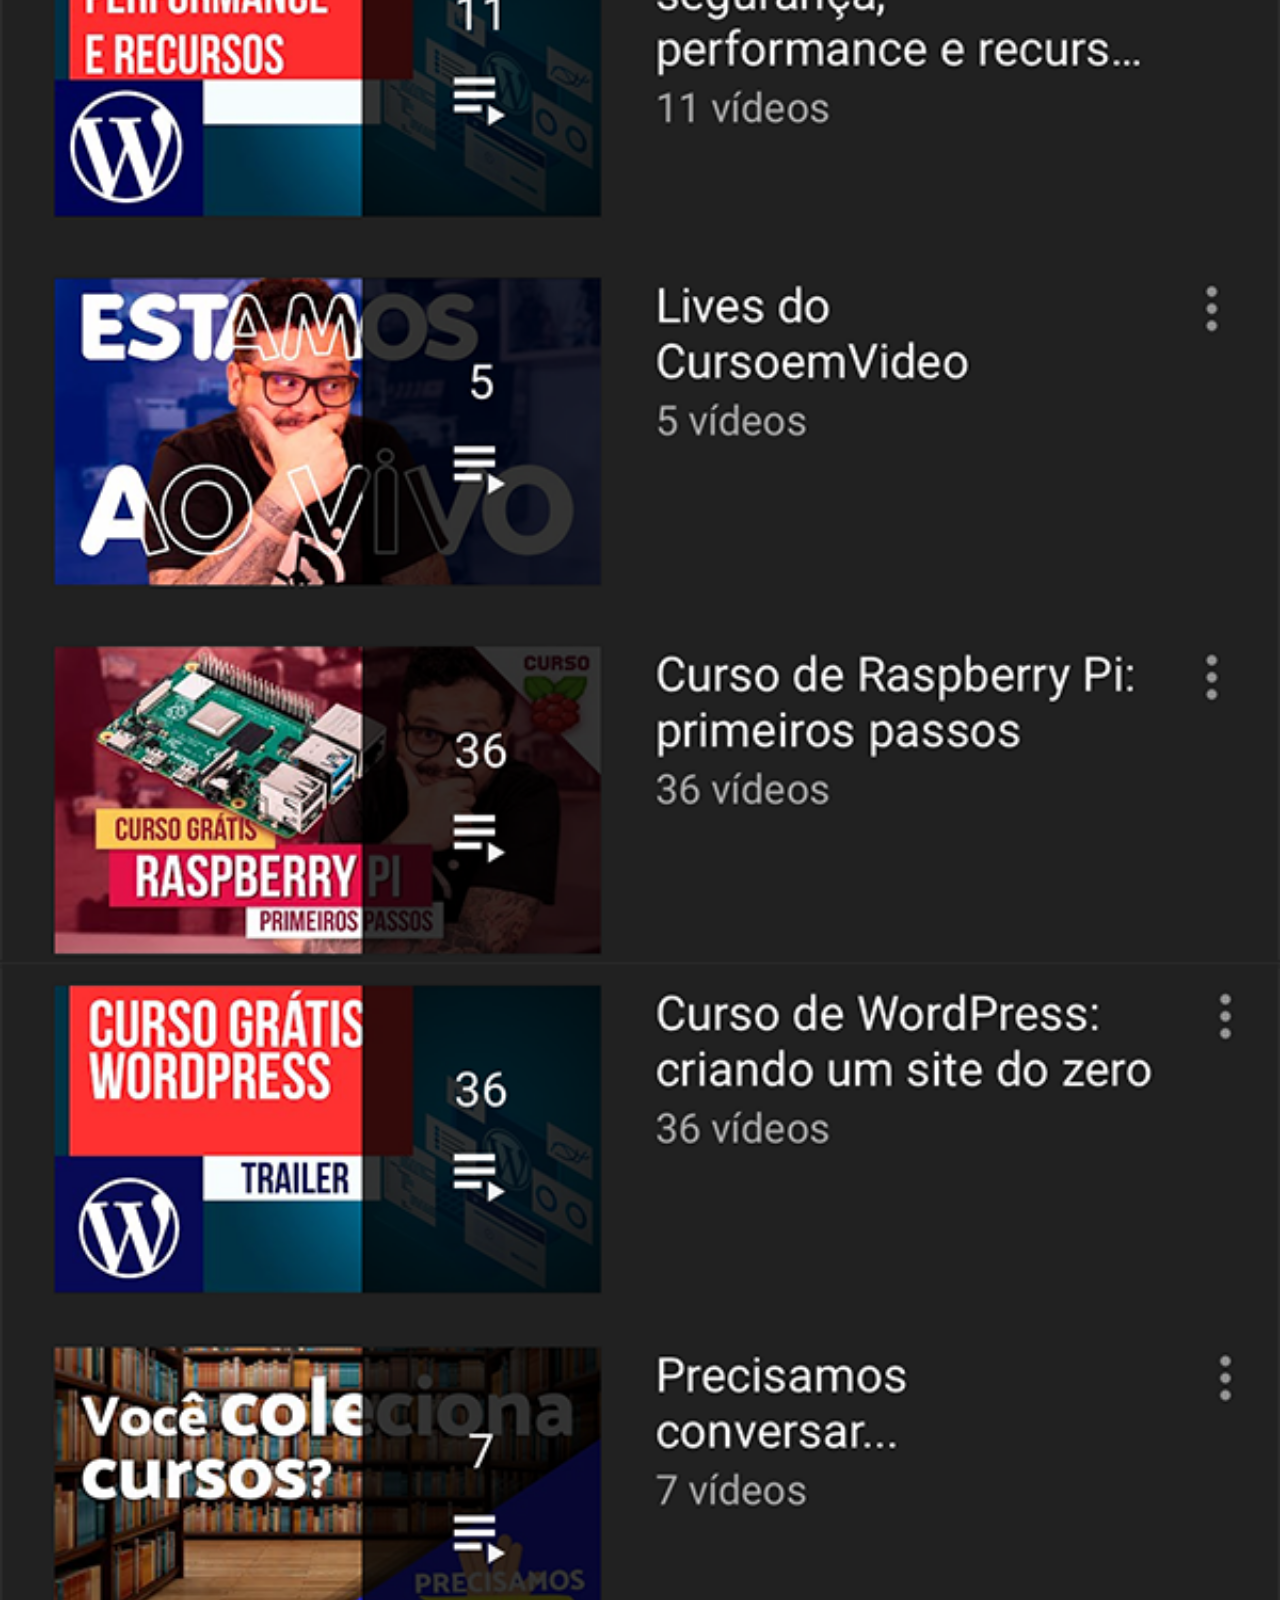
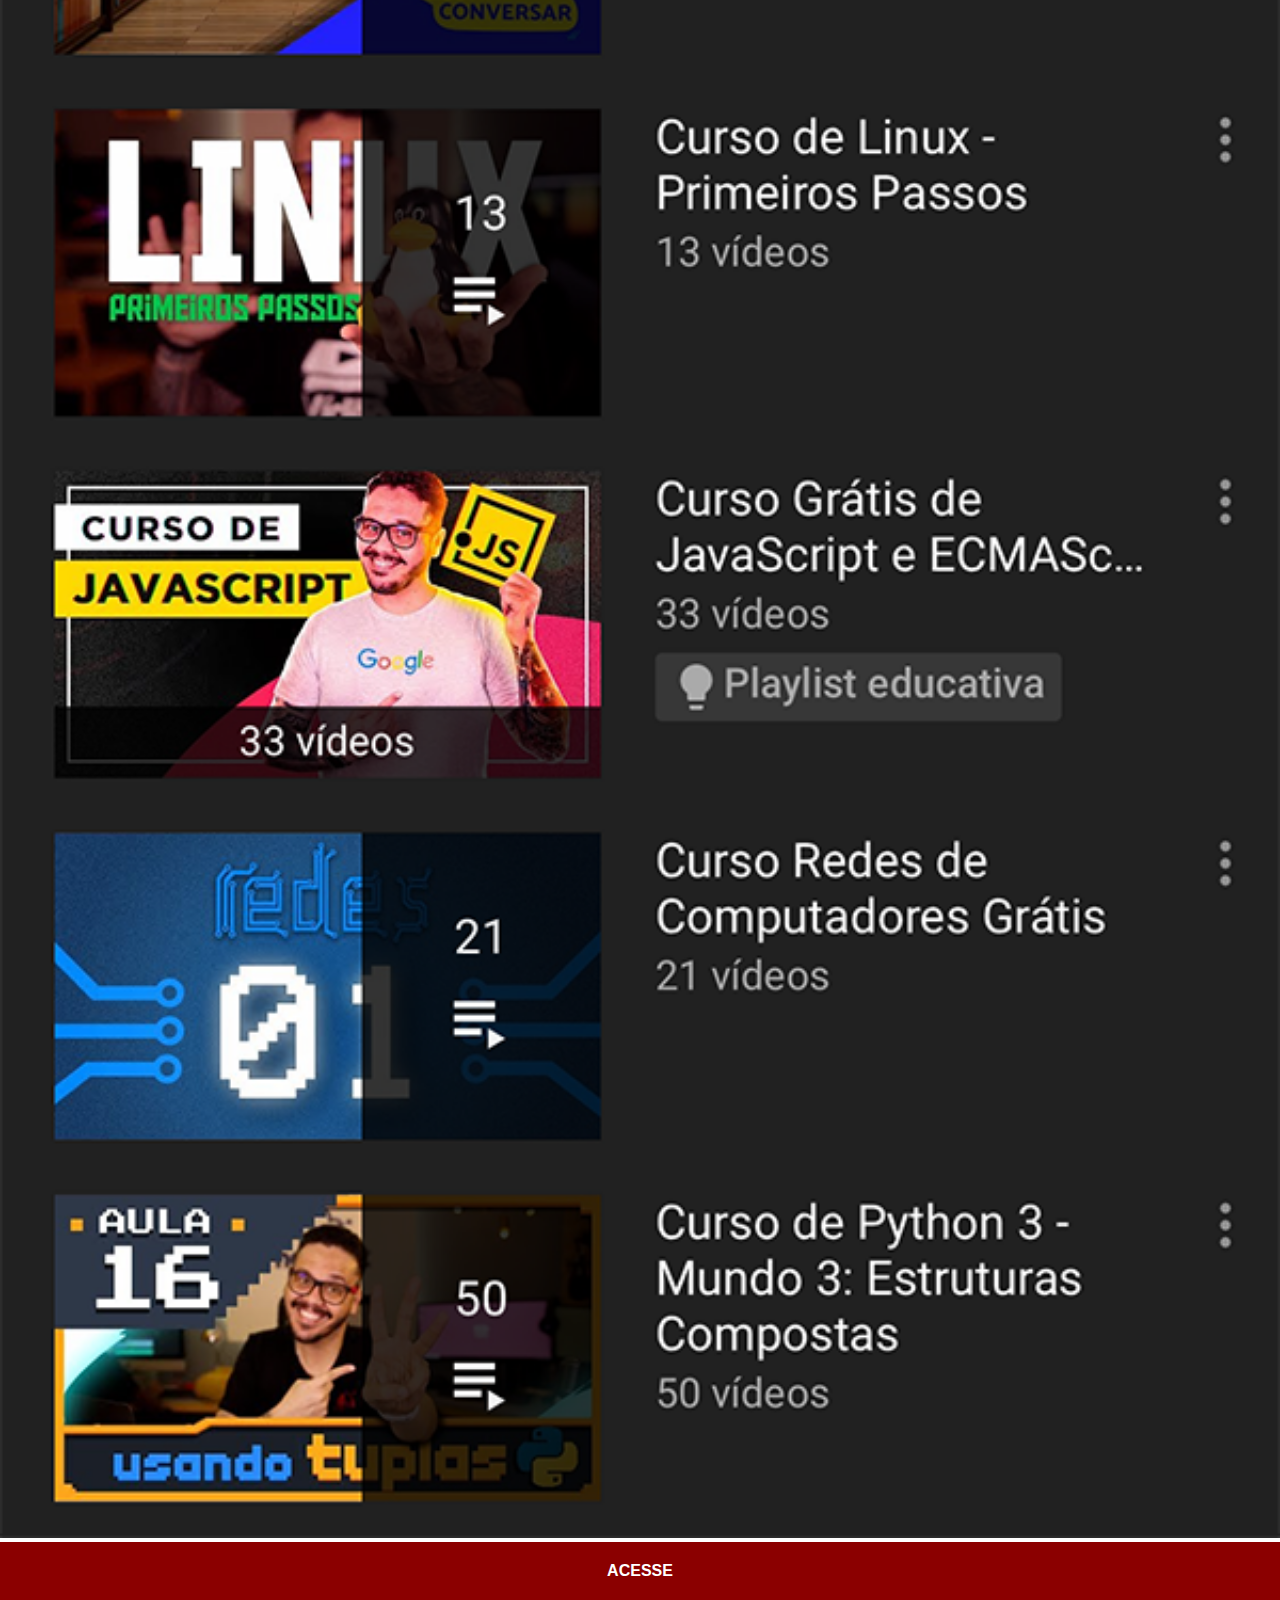
<file: youtube.html>
<!DOCTYPE html>
<html lang="pt-br">
<head>
    <meta charset="UTF-8">
    <meta name="viewport" content="width=device-width, initial-scale=1.0">
    <link rel="stylesheet" href="estilos/social.css">
    <title>Youtube</title>
</head>
<body>
    <img src="imagens/tela-youtube.png" alt="Youtube">
    <a href="https://www.youtube.com/user/cursoemvideo/playlists" target="_blank">ACESSE</a>
</body>
</html>
</file>
<file: estilos/style.css>
@charset "UTF-8";

*{
    margin: 0px;
    padding: 0px;
    font-family: Arial, Helvetica, sans-serif;
}

html, body{
    height: 100vh;
    width: 100vw;
    background-color: black;
}

body{
    background: url('../imagens/fundo-madeira.jpg') no-repeat top center;
    background-size: cover;
    background-attachment: fixed;
}

main{
    height: 100vh;
    position: relative;
}

section#telefone{
    position: absolute;
    top: 50%;
    left: 50%;
    transform: translate(-50%, -50%);

    height: 627px;
    width: 311px;
    background: url('../imagens/frame-iphone.png') no-repeat;
}

iframe#tela{
    position: relative;
    top: 81px;
    left: 22px;
    width: 266px;
    height: 470px;
}

section#redes-sociais img{
    width: 50px;
    margin: 10px;
    border-radius: 50%;
    box-shadow: 2px 2px 5px rgba(0, 0, 0, 0.414);
    box-sizing: border-box;
}
section#redes-sociais img:hover{
    border: 2px solid rgba(255, 255, 255, 0.49);
    transform: translate(-10px, -10px);
    box-shadow: 5px 5px 10px rgba(0, 0, 0, 0.613);
    transition: transform 0.5s, border 0.5s;
}
section#redes-sociais{
    text-align: right;
}
</file>
<file: estilos/social.css>
@charset "UTF-8";

*{
    padding: 0px;
    margin: 0px;
    font-family: Arial, Helvetica, sans-serif;
}

::-webkit-scrollbar{
    width: 0px;
    height: 0px;
}

img{
    width: 100vw;
}
a{
    display: block;
    background-color: darkred;
    color: white;
    padding: 20px;
    text-align: center;
    font-weight: bolder;
    text-decoration: none;
}
a:hover{
    background-color: red;
}
</file>
